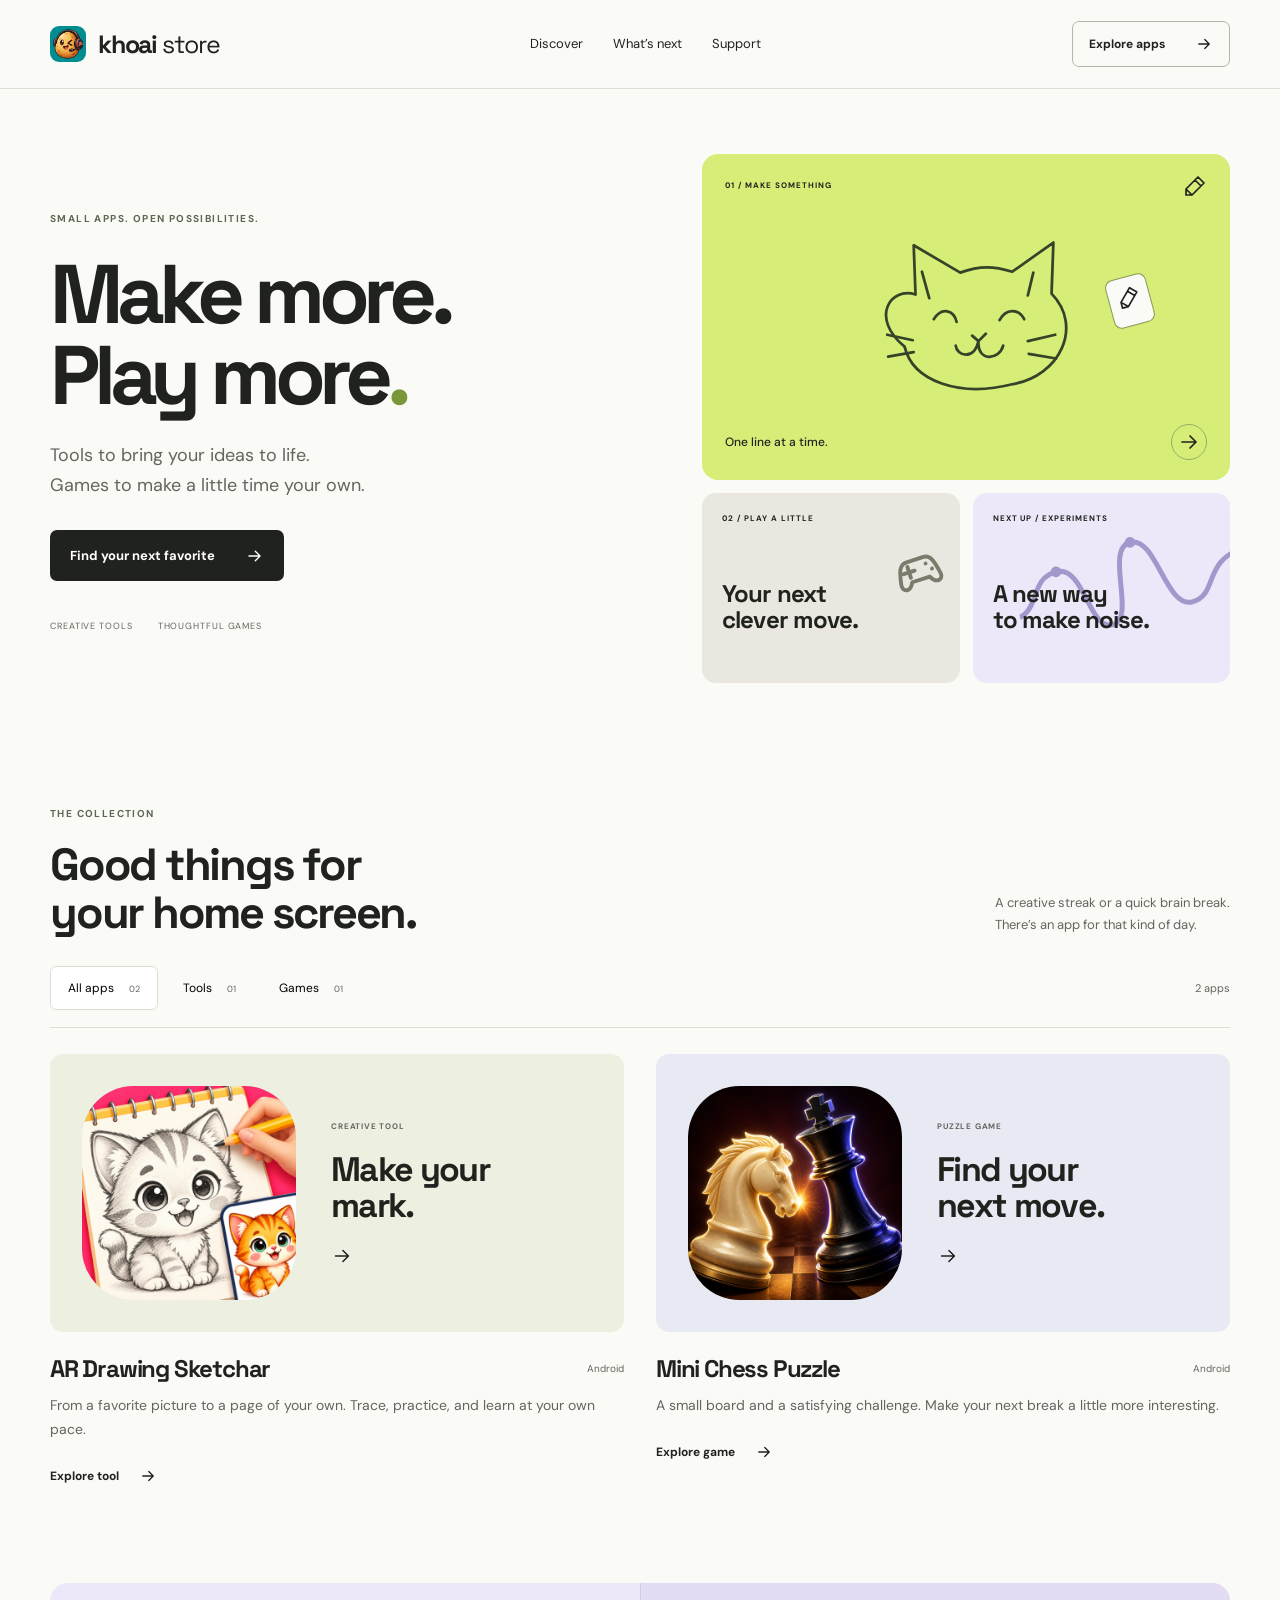
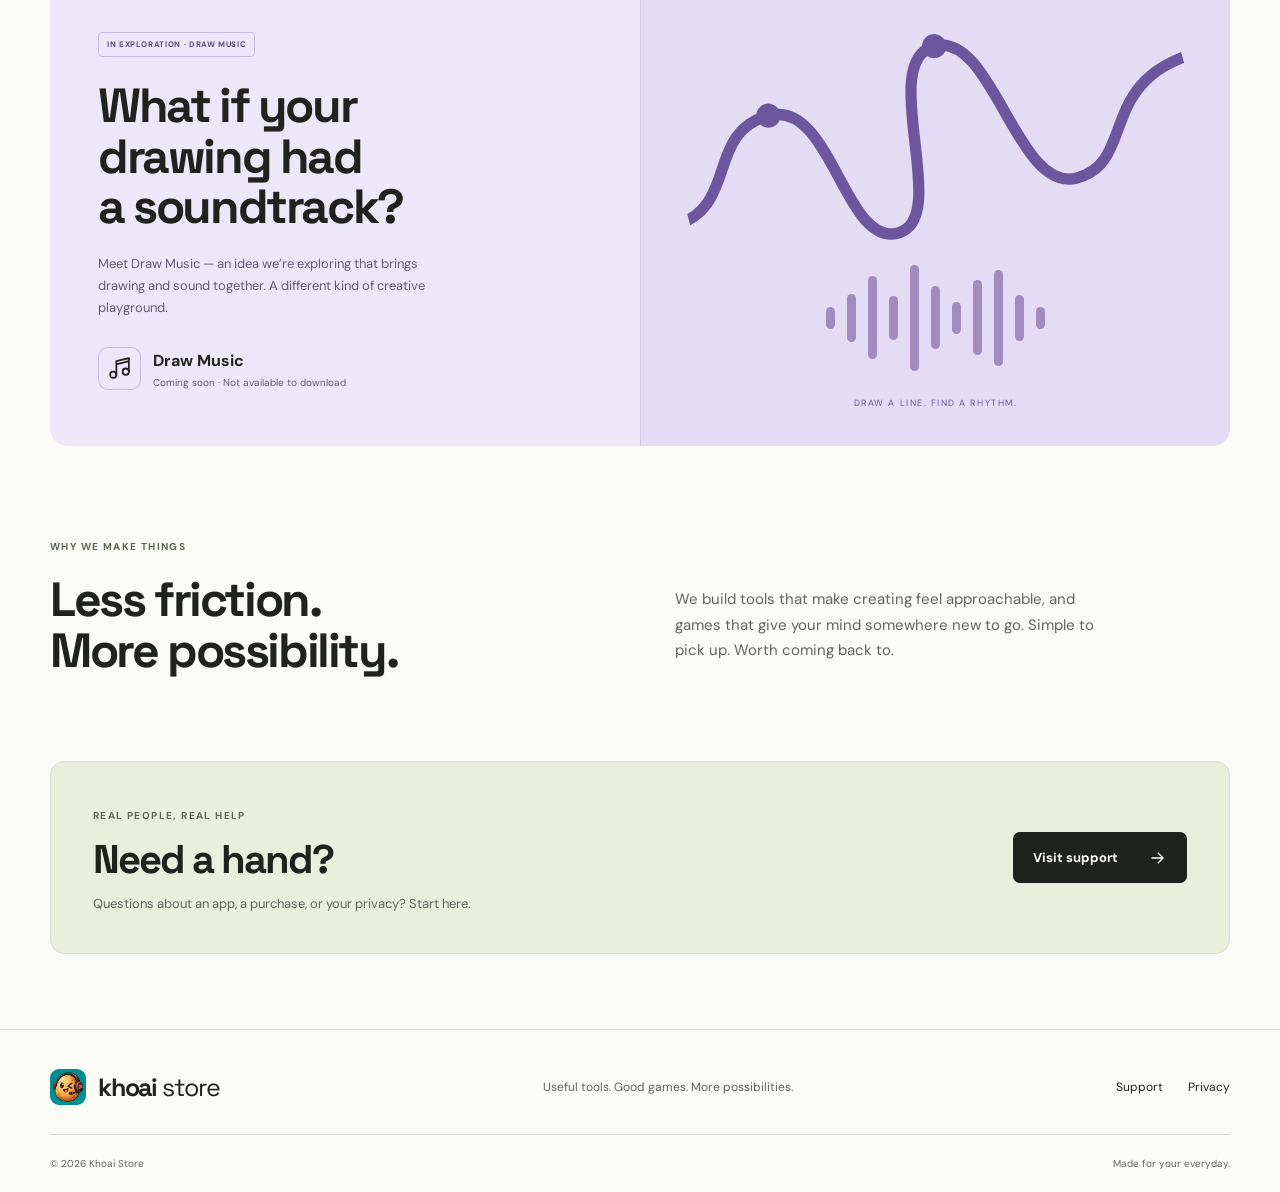
<file: index.html>
<!doctype html><html lang="en"><head><meta charset="utf-8"><meta name="viewport" content="width=device-width,initial-scale=1"><title>Tools, games & new ideas — Khoai Store</title><link rel="preconnect" href="https://fonts.googleapis.com"><link href="https://fonts.googleapis.com/css2?family=DM+Sans:wght@400;500;600;700&family=Space+Grotesk:wght@400;500;600;700&display=swap" rel="stylesheet"><link rel="stylesheet" href="store.css"><script src="store.js" defer></script><meta name="description" content="Explore creative tools and thoughtful games from Khoai Store. Discover AR Drawing Sketchar, Mini Chess Puzzle, and ideas in the works."><meta name="theme-color" content="#fafbf7"><link rel="icon" type="image/png" href="4888d496-108e-4d5f-9622-6b7479f78114.png"></head><body><header><nav class="shell"><a class="brand" href="index.html"><img class="brand-logo" src="4888d496-108e-4d5f-9622-6b7479f78114.png" width="36" height="36" alt="">khoai<span class="brand-light">store</span></a><div class="nav-links"><a href="index.html#apps">Discover</a><a href="index.html#next">What’s next</a><a href="support.html" >Support</a></div><a class="nav-action" href="index.html#apps">Explore apps <svg viewBox="0 0 24 24" fill="none" stroke="currentColor" stroke-width="1.7" stroke-linecap="round" stroke-linejoin="round" aria-hidden="true"><path d="M5 12h14m-6-6 6 6-6 6"/></svg></a></nav></header><main><section class="hero shell"><div class="hero-intro"><span class="eyebrow">SMALL APPS. OPEN POSSIBILITIES.</span><h1>Make more.<br>Play more<span class="lime-dot">.</span></h1><p>Tools to bring your ideas to life.<br>Games to make a little time your own.</p><a class="button dark" href="#apps">Find your next favorite <svg viewBox="0 0 24 24" fill="none" stroke="currentColor" stroke-width="1.7" stroke-linecap="round" stroke-linejoin="round" aria-hidden="true"><path d="M5 12h14m-6-6 6 6-6 6"/></svg></a><div class="hero-meta"><span>CREATIVE TOOLS</span><span>THOUGHTFUL GAMES</span></div></div><div class="hero-composition"><div class="creative-tile"><div class="tile-label">01 / MAKE SOMETHING <svg viewBox="0 0 24 24" fill="none" stroke="currentColor" stroke-width="1.7" stroke-linecap="round" stroke-linejoin="round" aria-hidden="true"><path d="m15 3 6 6L9 21H3v-6L15 3ZM12 6l6 6M3 15l6 6"/></svg></div><div class="drawing-demo"><svg viewBox="0 0 300 230" aria-hidden="true"><path d="M82 154c-38-31-16-66 12-57l-2-54 51 30c22-8 37-7 57-1l45-32-2 56c35 36 9 90-42 99-59 15-110-3-119-41Z"/><path d="m101 72 8 29m114-28-6 25M114 124c9-14 22-10 25 3m47-2c7-13 21-13 27-1m-57 18 7 6 8-8m-8 8c-2 23 23 21 27 5m-27-5c-5 22-24 16-25 5M91 147l-28-6m29 19-28 5m153-17 30-7m-29 21 30 5"/></svg><span class="drawing-cursor"><svg viewBox="0 0 24 24" fill="none" stroke="currentColor" stroke-width="1.7" stroke-linecap="round" stroke-linejoin="round" aria-hidden="true"><path d="m15 3 6 6L9 21H3v-6L15 3ZM12 6l6 6M3 15l6 6"/></svg></span></div><div class="tile-bottom"><span>One line at a time.</span><a href="apps/ar-drawing.html" aria-label="Discover AR Drawing"><svg viewBox="0 0 24 24" fill="none" stroke="currentColor" stroke-width="1.7" stroke-linecap="round" stroke-linejoin="round" aria-hidden="true"><path d="M5 12h14m-6-6 6 6-6 6"/></svg></a></div></div><div class="mini-tiles"><a class="chess-tile" href="apps/mini-chess-puzzle.html"><span class="tile-label">02 / PLAY A LITTLE</span><div class="chess-symbol"><svg viewBox="0 0 24 24" fill="none" stroke="currentColor" stroke-width="1.7" stroke-linecap="round" stroke-linejoin="round" aria-hidden="true"><path d="M8 8h8c3 0 4 3 5 9 .4 3-3 4-5 0H8c-2 4-5 3-5 0 1-6 2-9 5-9ZM8 10v5m-2.5-2.5h5M16 11h.01M18 14h.01"/></svg></div><strong>Your next<br>clever move.</strong></a><a class="music-tile" href="#next"><span class="tile-label">NEXT UP / EXPERIMENTS</span><svg class="wave-art" viewBox="0 0 600 270" aria-hidden="true"><path d="M-20 155C60 155 44 60 120 60S165 230 230 230 256 32 326 32s48 190 120 190 50-104 174-104" fill="none" stroke="currentColor" stroke-width="13" stroke-linecap="round"/><circle cx="120" cy="60" r="14" fill="currentColor"/><circle cx="326" cy="32" r="14" fill="currentColor"/></svg><strong>A new way<br>to make noise.</strong></a></div></div></section><section class="catalog shell" id="apps"><div class="section-head"><div><span class="eyebrow">THE COLLECTION</span><h2>Good things for<br>your home screen.</h2></div><p>A creative streak or a quick brain break.<br>There’s an app for that kind of day.</p></div><div class="toolbar"><div class="filters" role="group" aria-label="App categories"><button aria-pressed="true" class="selected" data-filter="all">All apps <span>02</span></button><button aria-pressed="false" data-filter="tools">Tools <span>01</span></button><button aria-pressed="false" data-filter="games">Games <span>01</span></button></div><span id="count" aria-live="polite">2 apps</span></div><div class="app-grid"><article class="app-card" data-category="tools"><a class="app-visual tools" href="apps/ar-drawing.html"><img src="assets/ar-drawing-icon.png" width="512" height="512" alt="AR Drawing Sketchar artwork" loading="lazy"><div><span>CREATIVE TOOL</span><strong>Make your<br>mark.</strong><svg viewBox="0 0 24 24" fill="none" stroke="currentColor" stroke-width="1.7" stroke-linecap="round" stroke-linejoin="round" aria-hidden="true"><path d="M5 12h14m-6-6 6 6-6 6"/></svg></div></a><div class="app-title"><h3><a href="apps/ar-drawing.html">AR Drawing Sketchar</a></h3><span>Android</span></div><p>From a favorite picture to a page of your own. Trace, practice, and learn at your own pace.</p><a class="text-link" href="apps/ar-drawing.html">Explore tool <svg viewBox="0 0 24 24" fill="none" stroke="currentColor" stroke-width="1.7" stroke-linecap="round" stroke-linejoin="round" aria-hidden="true"><path d="M5 12h14m-6-6 6 6-6 6"/></svg></a></article><article class="app-card" data-category="games"><a class="app-visual games" href="apps/mini-chess-puzzle.html"><img src="mini-chess-puzzle-icon.png" width="512" height="512" alt="Mini Chess Puzzle artwork" loading="lazy"><div><span>PUZZLE GAME</span><strong>Find your<br>next move.</strong><svg viewBox="0 0 24 24" fill="none" stroke="currentColor" stroke-width="1.7" stroke-linecap="round" stroke-linejoin="round" aria-hidden="true"><path d="M5 12h14m-6-6 6 6-6 6"/></svg></div></a><div class="app-title"><h3><a href="apps/mini-chess-puzzle.html">Mini Chess Puzzle</a></h3><span>Android</span></div><p>A small board and a satisfying challenge. Make your next break a little more interesting.</p><a class="text-link" href="apps/mini-chess-puzzle.html">Explore game <svg viewBox="0 0 24 24" fill="none" stroke="currentColor" stroke-width="1.7" stroke-linecap="round" stroke-linejoin="round" aria-hidden="true"><path d="M5 12h14m-6-6 6 6-6 6"/></svg></a></article></div></section><section class="next shell" id="next"><div class="next-copy"><span class="pill">IN EXPLORATION · DRAW MUSIC</span><h2>What if your<br>drawing had<br>a soundtrack?</h2><p>Meet Draw Music — an idea we’re exploring that brings drawing and sound together. A different kind of creative playground.</p><div class="next-name"><svg viewBox="0 0 24 24" fill="none" stroke="currentColor" stroke-width="1.7" stroke-linecap="round" stroke-linejoin="round" aria-hidden="true"><path d="M9 18V5l12-3v13M9 8l12-3"/><ellipse cx="6" cy="18" rx="3" ry="3"/><ellipse cx="18" cy="15" rx="3" ry="3"/></svg><span>Draw Music <small>Coming soon · Not available to download</small></span></div></div><div class="next-art"><svg class="wave-art" viewBox="0 0 600 270" aria-hidden="true"><path d="M-20 155C60 155 44 60 120 60S165 230 230 230 256 32 326 32s48 190 120 190 50-104 174-104" fill="none" stroke="currentColor" stroke-width="13" stroke-linecap="round"/><circle cx="120" cy="60" r="14" fill="currentColor"/><circle cx="326" cy="32" r="14" fill="currentColor"/></svg><div class="sound-bars" aria-hidden="true"><i style="--h:22px"></i><i style="--h:48px"></i><i style="--h:83px"></i><i style="--h:44px"></i><i style="--h:106px"></i><i style="--h:63px"></i><i style="--h:32px"></i><i style="--h:75px"></i><i style="--h:96px"></i><i style="--h:46px"></i><i style="--h:22px"></i></div><span>DRAW A LINE. FIND A RHYTHM.</span></div></section><section class="values shell"><span class="eyebrow">WHY WE MAKE THINGS</span><div><h2>Less friction.<br>More possibility.</h2><p>We build tools that make creating feel approachable, and games that give your mind somewhere new to go. Simple to pick up. Worth coming back to.</p></div></section><section class="help shell"><div><span class="eyebrow">REAL PEOPLE, REAL HELP</span><h2>Need a hand?</h2><p>Questions about an app, a purchase, or your privacy? Start here.</p></div><a class="button dark" href="support.html">Visit support <svg viewBox="0 0 24 24" fill="none" stroke="currentColor" stroke-width="1.7" stroke-linecap="round" stroke-linejoin="round" aria-hidden="true"><path d="M5 12h14m-6-6 6 6-6 6"/></svg></a></section></main><footer><div class="shell"><div class="footer-top"><a class="brand" href="index.html"><img class="brand-logo" src="4888d496-108e-4d5f-9622-6b7479f78114.png" width="36" height="36" alt="">khoai<span class="brand-light">store</span></a><p>Useful tools. Good games. More possibilities.</p><div><a href="support.html">Support</a><a href="privacy.html">Privacy</a></div></div><div class="footer-bottom"><span>© 2026 Khoai Store</span><span>Made for your everyday.</span></div></div></footer></body></html>
</file>
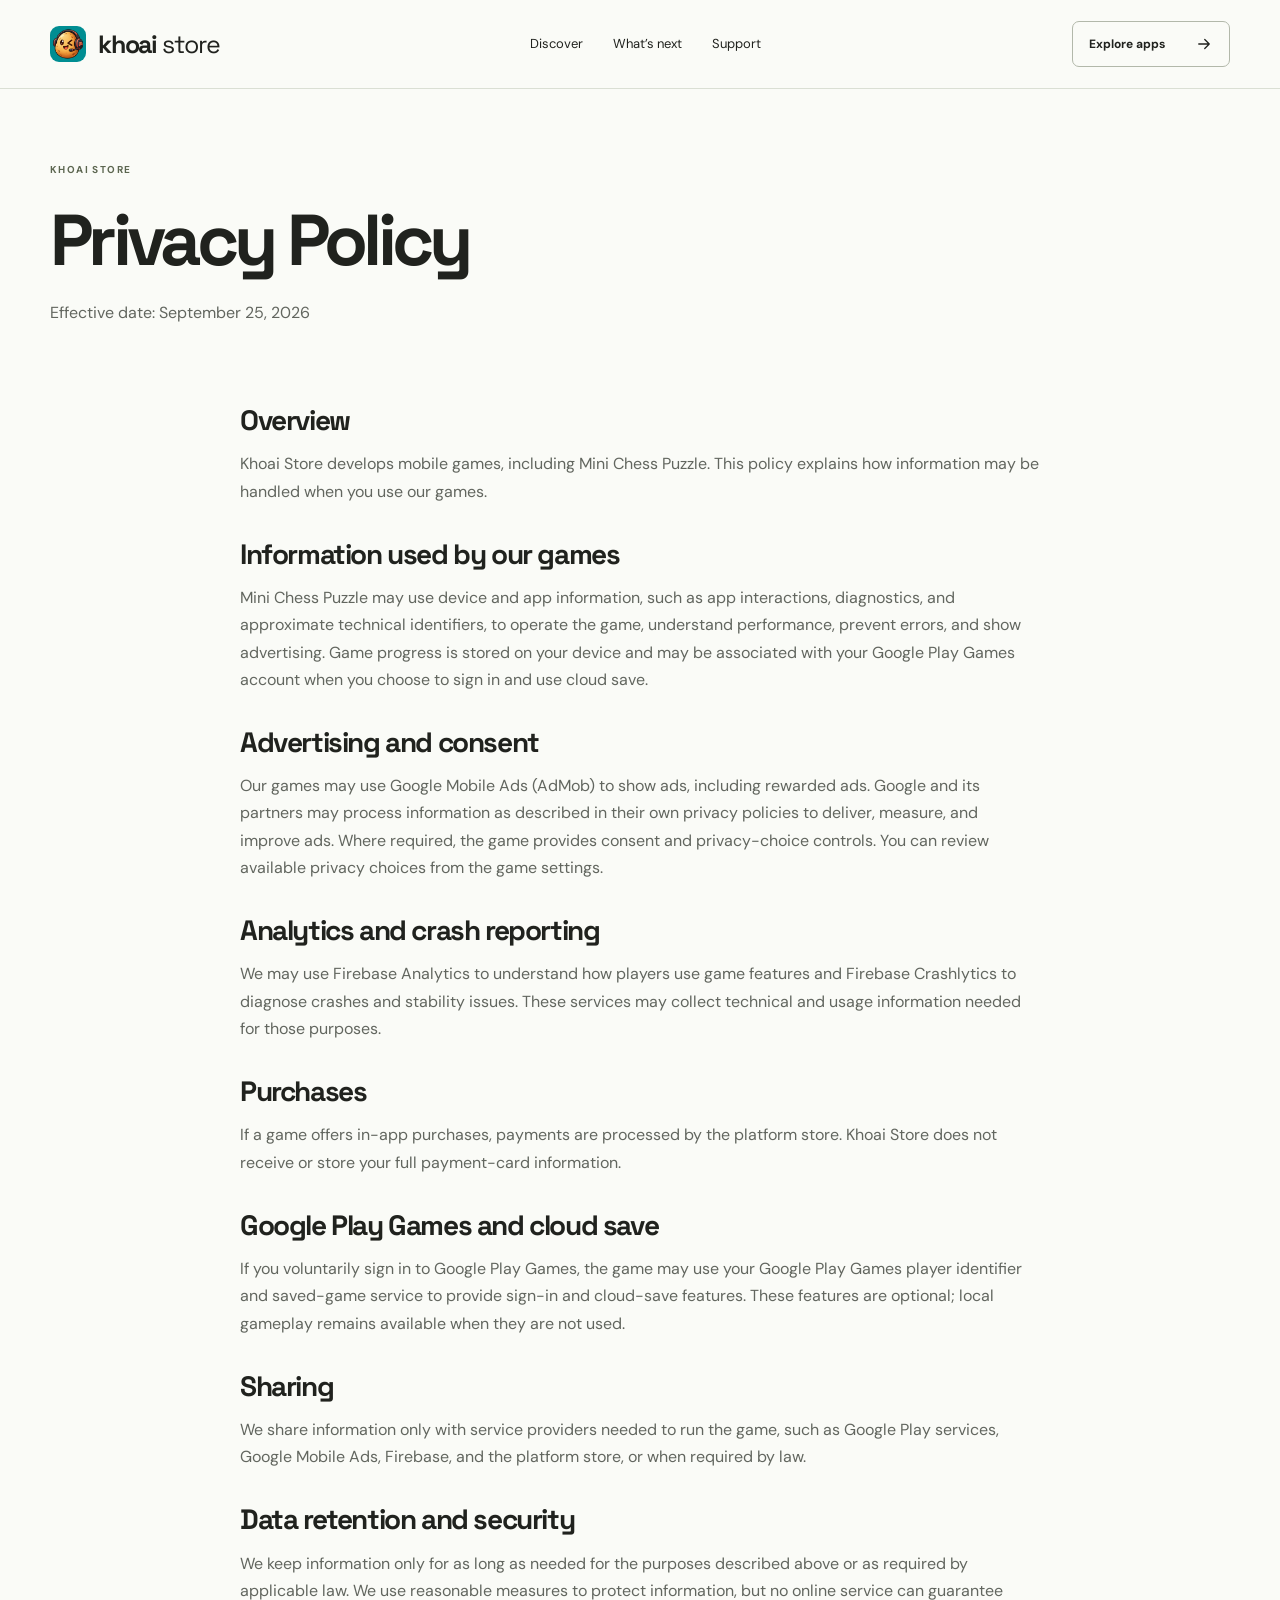
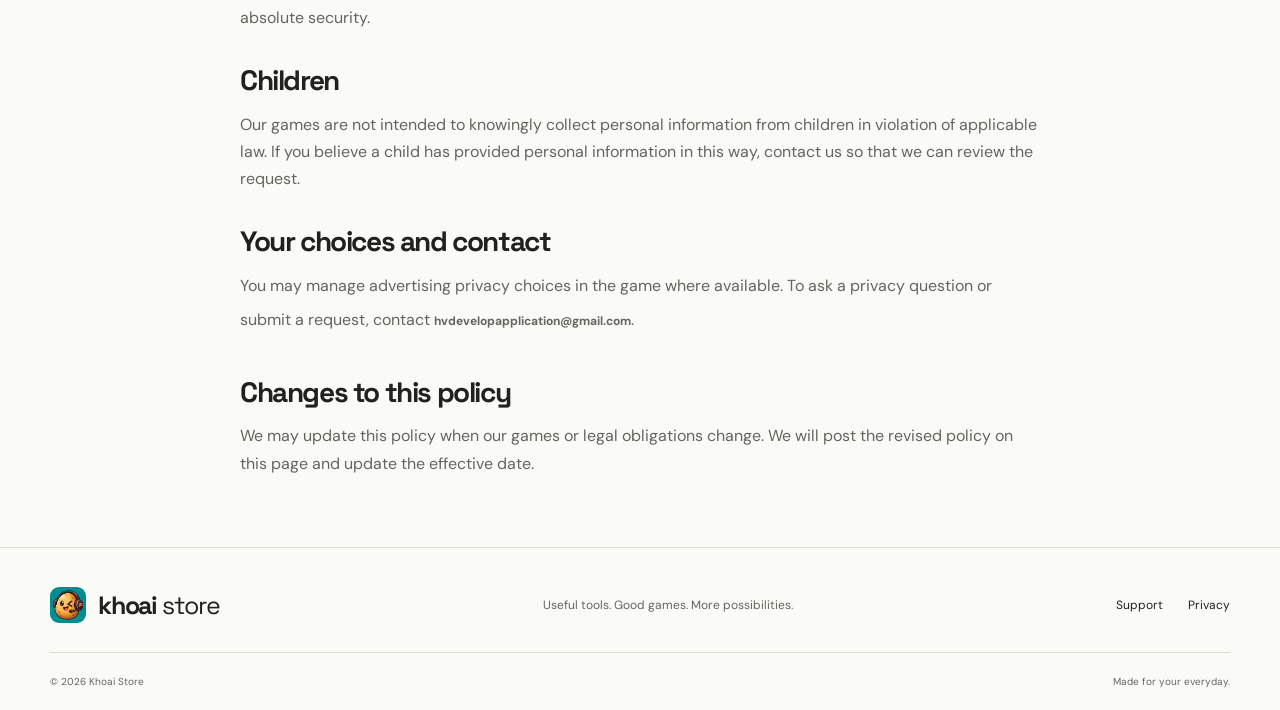
<file: privacy-policy.html>
<!doctype html><html lang="en"><head><meta charset="utf-8"><meta name="viewport" content="width=device-width,initial-scale=1"><title>Privacy Policy — Khoai Store</title><link rel="preconnect" href="https://fonts.googleapis.com"><link href="https://fonts.googleapis.com/css2?family=DM+Sans:wght@400;500;600;700&family=Space+Grotesk:wght@400;500;600;700&display=swap" rel="stylesheet"><link rel="stylesheet" href="store.css"><script src="store.js" defer></script><meta name="description" content="Khoai Store privacy policy for its mobile games including Mini Chess Puzzle."><meta name="theme-color" content="#fafbf7"><link rel="icon" type="image/png" href="4888d496-108e-4d5f-9622-6b7479f78114.png"></head><body><header><nav class="shell"><a class="brand" href="index.html"><img class="brand-logo" src="4888d496-108e-4d5f-9622-6b7479f78114.png" width="36" height="36" alt="">khoai<span class="brand-light">store</span></a><div class="nav-links"><a href="index.html#apps">Discover</a><a href="index.html#next">What’s next</a><a href="support.html" >Support</a></div><a class="nav-action" href="index.html#apps">Explore apps <svg viewBox="0 0 24 24" fill="none" stroke="currentColor" stroke-width="1.7" stroke-linecap="round" stroke-linejoin="round" aria-hidden="true"><path d="M5 12h14m-6-6 6 6-6 6"/></svg></a></nav></header><main><section class="page-intro shell"><span class="eyebrow">KHOAI STORE</span><h1>Privacy Policy</h1><p>Effective date: September 25, 2026</p></section><article class="shell policy-body"><h2>Overview</h2><p>Khoai Store develops mobile games, including Mini Chess Puzzle. This policy explains how information may be handled when you use our games.</p><h2>Information used by our games</h2><p>Mini Chess Puzzle may use device and app information, such as app interactions, diagnostics, and approximate technical identifiers, to operate the game, understand performance, prevent errors, and show advertising. Game progress is stored on your device and may be associated with your Google Play Games account when you choose to sign in and use cloud save.</p><h2>Advertising and consent</h2><p>Our games may use Google Mobile Ads (AdMob) to show ads, including rewarded ads. Google and its partners may process information as described in their own privacy policies to deliver, measure, and improve ads. Where required, the game provides consent and privacy-choice controls. You can review available privacy choices from the game settings.</p><h2>Analytics and crash reporting</h2><p>We may use Firebase Analytics to understand how players use game features and Firebase Crashlytics to diagnose crashes and stability issues. These services may collect technical and usage information needed for those purposes.</p><h2>Purchases</h2><p>If a game offers in-app purchases, payments are processed by the platform store. Khoai Store does not receive or store your full payment-card information.</p><h2>Google Play Games and cloud save</h2><p>If you voluntarily sign in to Google Play Games, the game may use your Google Play Games player identifier and saved-game service to provide sign-in and cloud-save features. These features are optional; local gameplay remains available when they are not used.</p><h2>Sharing</h2><p>We share information only with service providers needed to run the game, such as Google Play services, Google Mobile Ads, Firebase, and the platform store, or when required by law.</p><h2>Data retention and security</h2><p>We keep information only for as long as needed for the purposes described above or as required by applicable law. We use reasonable measures to protect information, but no online service can guarantee absolute security.</p><h2>Children</h2><p>Our games are not intended to knowingly collect personal information from children in violation of applicable law. If you believe a child has provided personal information in this way, contact us so that we can review the request.</p><h2>Your choices and contact</h2><p>You may manage advertising privacy choices in the game where available. To ask a privacy question or submit a request, contact <a class="text-link" href="mailto:hvdevelopapplication@gmail.com">hvdevelopapplication@gmail.com</a>.</p><h2>Changes to this policy</h2><p>We may update this policy when our games or legal obligations change. We will post the revised policy on this page and update the effective date.</p></article></main><footer><div class="shell"><div class="footer-top"><a class="brand" href="index.html"><img class="brand-logo" src="4888d496-108e-4d5f-9622-6b7479f78114.png" width="36" height="36" alt="">khoai<span class="brand-light">store</span></a><p>Useful tools. Good games. More possibilities.</p><div><a href="support.html">Support</a><a href="privacy.html">Privacy</a></div></div><div class="footer-bottom"><span>© 2026 Khoai Store</span><span>Made for your everyday.</span></div></div></footer></body></html>
</file>
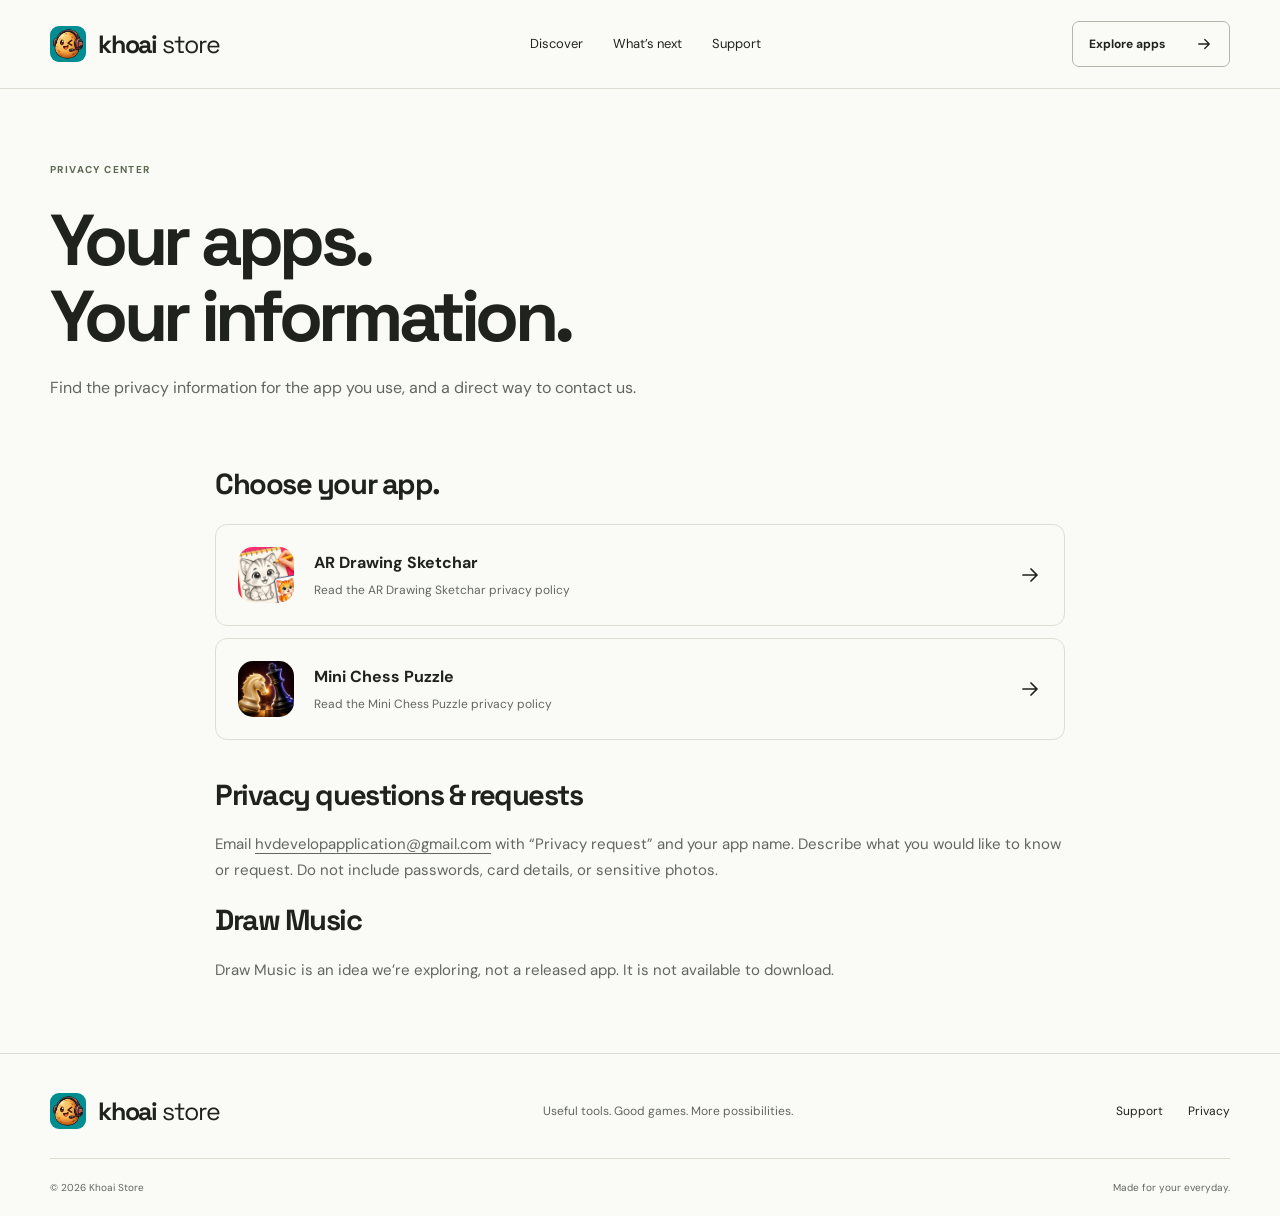
<file: privacy.html>
<!doctype html><html lang="en"><head><meta charset="utf-8"><meta name="viewport" content="width=device-width,initial-scale=1"><title>Privacy center — Khoai Store</title><link rel="preconnect" href="https://fonts.googleapis.com"><link href="https://fonts.googleapis.com/css2?family=DM+Sans:wght@400;500;600;700&family=Space+Grotesk:wght@400;500;600;700&display=swap" rel="stylesheet"><link rel="stylesheet" href="store.css"><script src="store.js" defer></script><meta name="description" content="Find app-specific privacy policies and contact Khoai Store about your information."><meta name="theme-color" content="#fafbf7"><link rel="icon" type="image/png" href="4888d496-108e-4d5f-9622-6b7479f78114.png"></head><body><header><nav class="shell"><a class="brand" href="index.html"><img class="brand-logo" src="4888d496-108e-4d5f-9622-6b7479f78114.png" width="36" height="36" alt="">khoai<span class="brand-light">store</span></a><div class="nav-links"><a href="index.html#apps">Discover</a><a href="index.html#next">What’s next</a><a href="support.html" >Support</a></div><a class="nav-action" href="index.html#apps">Explore apps <svg viewBox="0 0 24 24" fill="none" stroke="currentColor" stroke-width="1.7" stroke-linecap="round" stroke-linejoin="round" aria-hidden="true"><path d="M5 12h14m-6-6 6 6-6 6"/></svg></a></nav></header><main><section class="page-intro shell"><span class="eyebrow">PRIVACY CENTER</span><h1>Your apps.<br>Your information.</h1><p>Find the privacy information for the app you use, and a direct way to contact us.</p></section><section class="shell privacy-content"><h2>Choose your app.</h2><div class="policy-list"><a href="https://hoangvietonline.github.io/Ar_Drawing_Privacy_Policy/" target="_blank" rel="noopener noreferrer"><img src="assets/ar-drawing-icon.png" width="56" height="56" alt=""><span><strong>AR Drawing Sketchar</strong><small>Read the AR Drawing Sketchar privacy policy</small></span><svg viewBox="0 0 24 24" fill="none" stroke="currentColor" stroke-width="1.7" stroke-linecap="round" stroke-linejoin="round" aria-hidden="true"><path d="M5 12h14m-6-6 6 6-6 6"/></svg></a><a href="privacy-policy.html"><img src="mini-chess-puzzle-icon.png" width="56" height="56" alt=""><span><strong>Mini Chess Puzzle</strong><small>Read the Mini Chess Puzzle privacy policy</small></span><svg viewBox="0 0 24 24" fill="none" stroke="currentColor" stroke-width="1.7" stroke-linecap="round" stroke-linejoin="round" aria-hidden="true"><path d="M5 12h14m-6-6 6 6-6 6"/></svg></a></div><h2>Privacy questions & requests</h2><p>Email <a href="mailto:hvdevelopapplication@gmail.com?subject=Privacy%20request">hvdevelopapplication@gmail.com</a> with “Privacy request” and your app name. Describe what you would like to know or request. Do not include passwords, card details, or sensitive photos.</p><h2>Draw Music</h2><p>Draw Music is an idea we’re exploring, not a released app. It is not available to download.</p></section></main><footer><div class="shell"><div class="footer-top"><a class="brand" href="index.html"><img class="brand-logo" src="4888d496-108e-4d5f-9622-6b7479f78114.png" width="36" height="36" alt="">khoai<span class="brand-light">store</span></a><p>Useful tools. Good games. More possibilities.</p><div><a href="support.html">Support</a><a href="privacy.html">Privacy</a></div></div><div class="footer-bottom"><span>© 2026 Khoai Store</span><span>Made for your everyday.</span></div></div></footer></body></html>
</file>
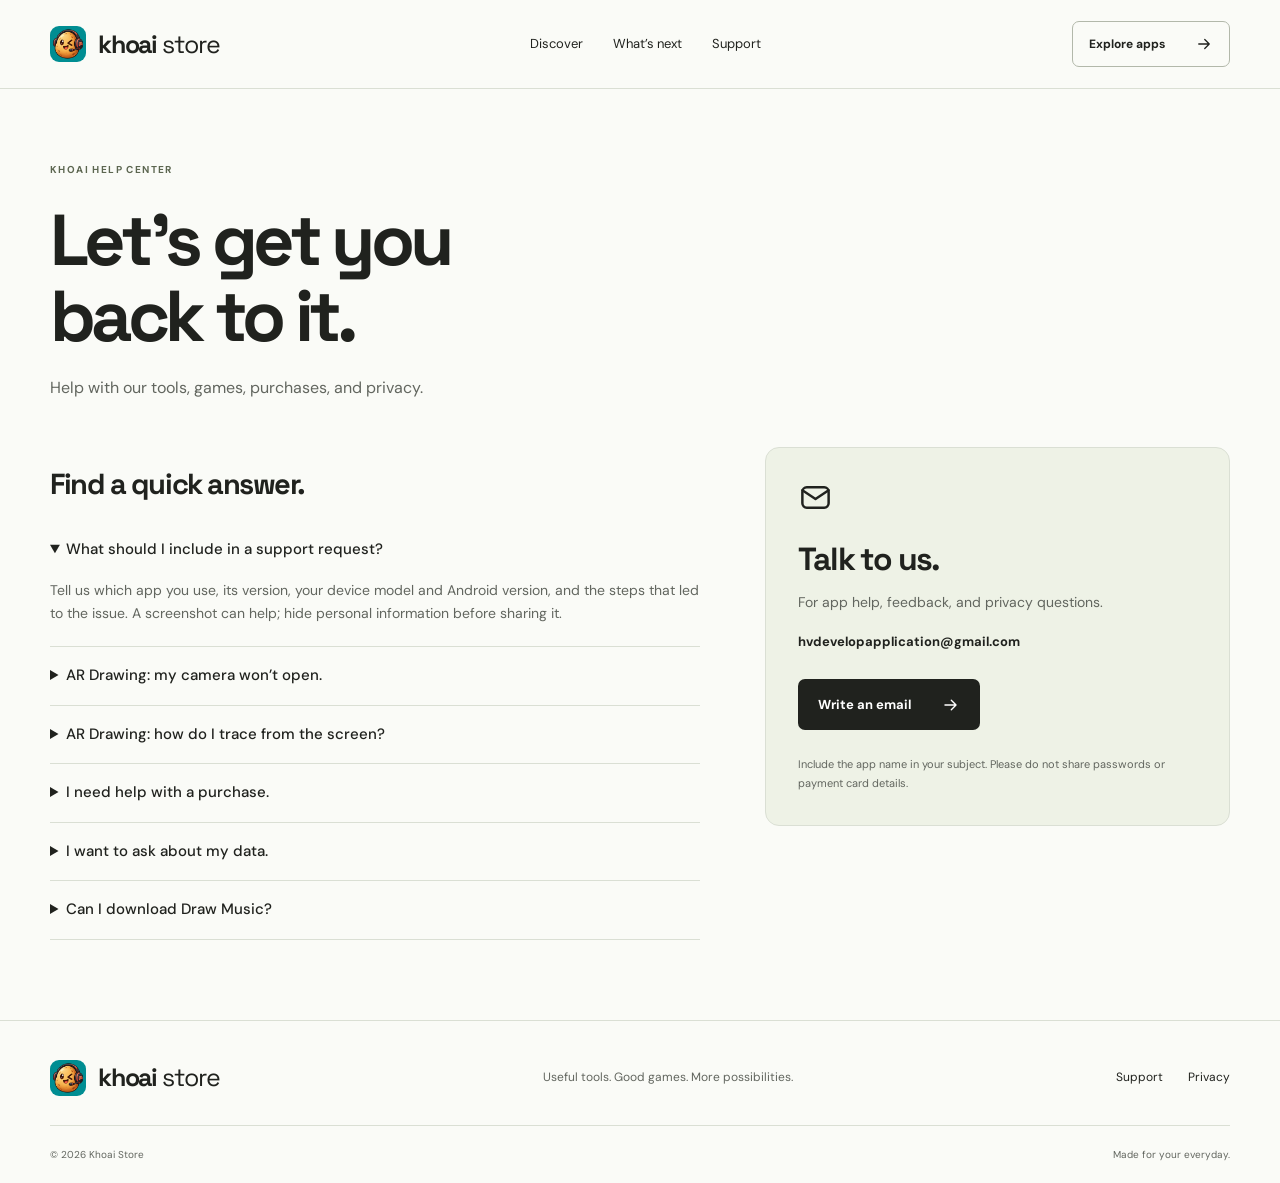
<file: support.html>
<!doctype html><html lang="en"><head><meta charset="utf-8"><meta name="viewport" content="width=device-width,initial-scale=1"><title>Support — Khoai Store</title><link rel="preconnect" href="https://fonts.googleapis.com"><link href="https://fonts.googleapis.com/css2?family=DM+Sans:wght@400;500;600;700&family=Space+Grotesk:wght@400;500;600;700&display=swap" rel="stylesheet"><link rel="stylesheet" href="store.css"><script src="store.js" defer></script><meta name="description" content="Get help with Khoai Store tools and games, drawing setup, purchases and privacy questions."><meta name="theme-color" content="#fafbf7"><link rel="icon" type="image/png" href="4888d496-108e-4d5f-9622-6b7479f78114.png"></head><body><header><nav class="shell"><a class="brand" href="index.html"><img class="brand-logo" src="4888d496-108e-4d5f-9622-6b7479f78114.png" width="36" height="36" alt="">khoai<span class="brand-light">store</span></a><div class="nav-links"><a href="index.html#apps">Discover</a><a href="index.html#next">What’s next</a><a href="support.html" aria-current="page">Support</a></div><a class="nav-action" href="index.html#apps">Explore apps <svg viewBox="0 0 24 24" fill="none" stroke="currentColor" stroke-width="1.7" stroke-linecap="round" stroke-linejoin="round" aria-hidden="true"><path d="M5 12h14m-6-6 6 6-6 6"/></svg></a></nav></header><main><section class="page-intro shell"><span class="eyebrow">KHOAI HELP CENTER</span><h1>Let’s get you<br>back to it.</h1><p>Help with our tools, games, purchases, and privacy.</p></section><section class="support-grid shell"><div class="support-main"><h2>Find a quick answer.</h2><details open><summary>What should I include in a support request?</summary><p>Tell us which app you use, its version, your device model and Android version, and the steps that led to the issue. A screenshot can help; hide personal information before sharing it.</p></details><details><summary>AR Drawing: my camera won’t open.</summary><p>Allow camera access for the app in Android Settings, close other apps using the camera, then reopen AR Drawing. If it still fails, send us your device details.</p></details><details><summary>AR Drawing: how do I trace from the screen?</summary><p>Place thin paper over the lit screen. Adjust brightness and opacity, then lock the template to keep it still while you trace gently.</p></details><details><summary>I need help with a purchase.</summary><p>Contact us with the app name and Google Play order ID if available. Never send card details or passwords. Manage subscription renewal through Google Play.</p></details><details><summary>I want to ask about my data.</summary><p>Visit the <a href="privacy.html">Privacy center</a>, select your app, or email us with “Privacy request” in the subject. Include the app name and the kind of request.</p></details><details><summary>Can I download Draw Music?</summary><p>Draw Music is an idea we’re exploring. It is not available to download.</p></details></div><aside class="contact-card"><svg viewBox="0 0 24 24" fill="none" stroke="currentColor" stroke-width="1.7" stroke-linecap="round" stroke-linejoin="round" aria-hidden="true"><rect x="3" y="5" width="18" height="14" rx="3"/><path d="m3 7 9 6 9-6"/></svg><h2>Talk to us.</h2><p>For app help, feedback, and privacy questions.</p><a class="text-link email" href="mailto:hvdevelopapplication@gmail.com">hvdevelopapplication@gmail.com</a><a class="button dark" href="mailto:hvdevelopapplication@gmail.com?subject=Khoai%20Store%20Support">Write an email <svg viewBox="0 0 24 24" fill="none" stroke="currentColor" stroke-width="1.7" stroke-linecap="round" stroke-linejoin="round" aria-hidden="true"><path d="M5 12h14m-6-6 6 6-6 6"/></svg></a><p class="small">Include the app name in your subject. Please do not share passwords or payment card details.</p></aside></section></main><footer><div class="shell"><div class="footer-top"><a class="brand" href="index.html"><img class="brand-logo" src="4888d496-108e-4d5f-9622-6b7479f78114.png" width="36" height="36" alt="">khoai<span class="brand-light">store</span></a><p>Useful tools. Good games. More possibilities.</p><div><a href="support.html">Support</a><a href="privacy.html">Privacy</a></div></div><div class="footer-bottom"><span>© 2026 Khoai Store</span><span>Made for your everyday.</span></div></div></footer></body></html>
</file>
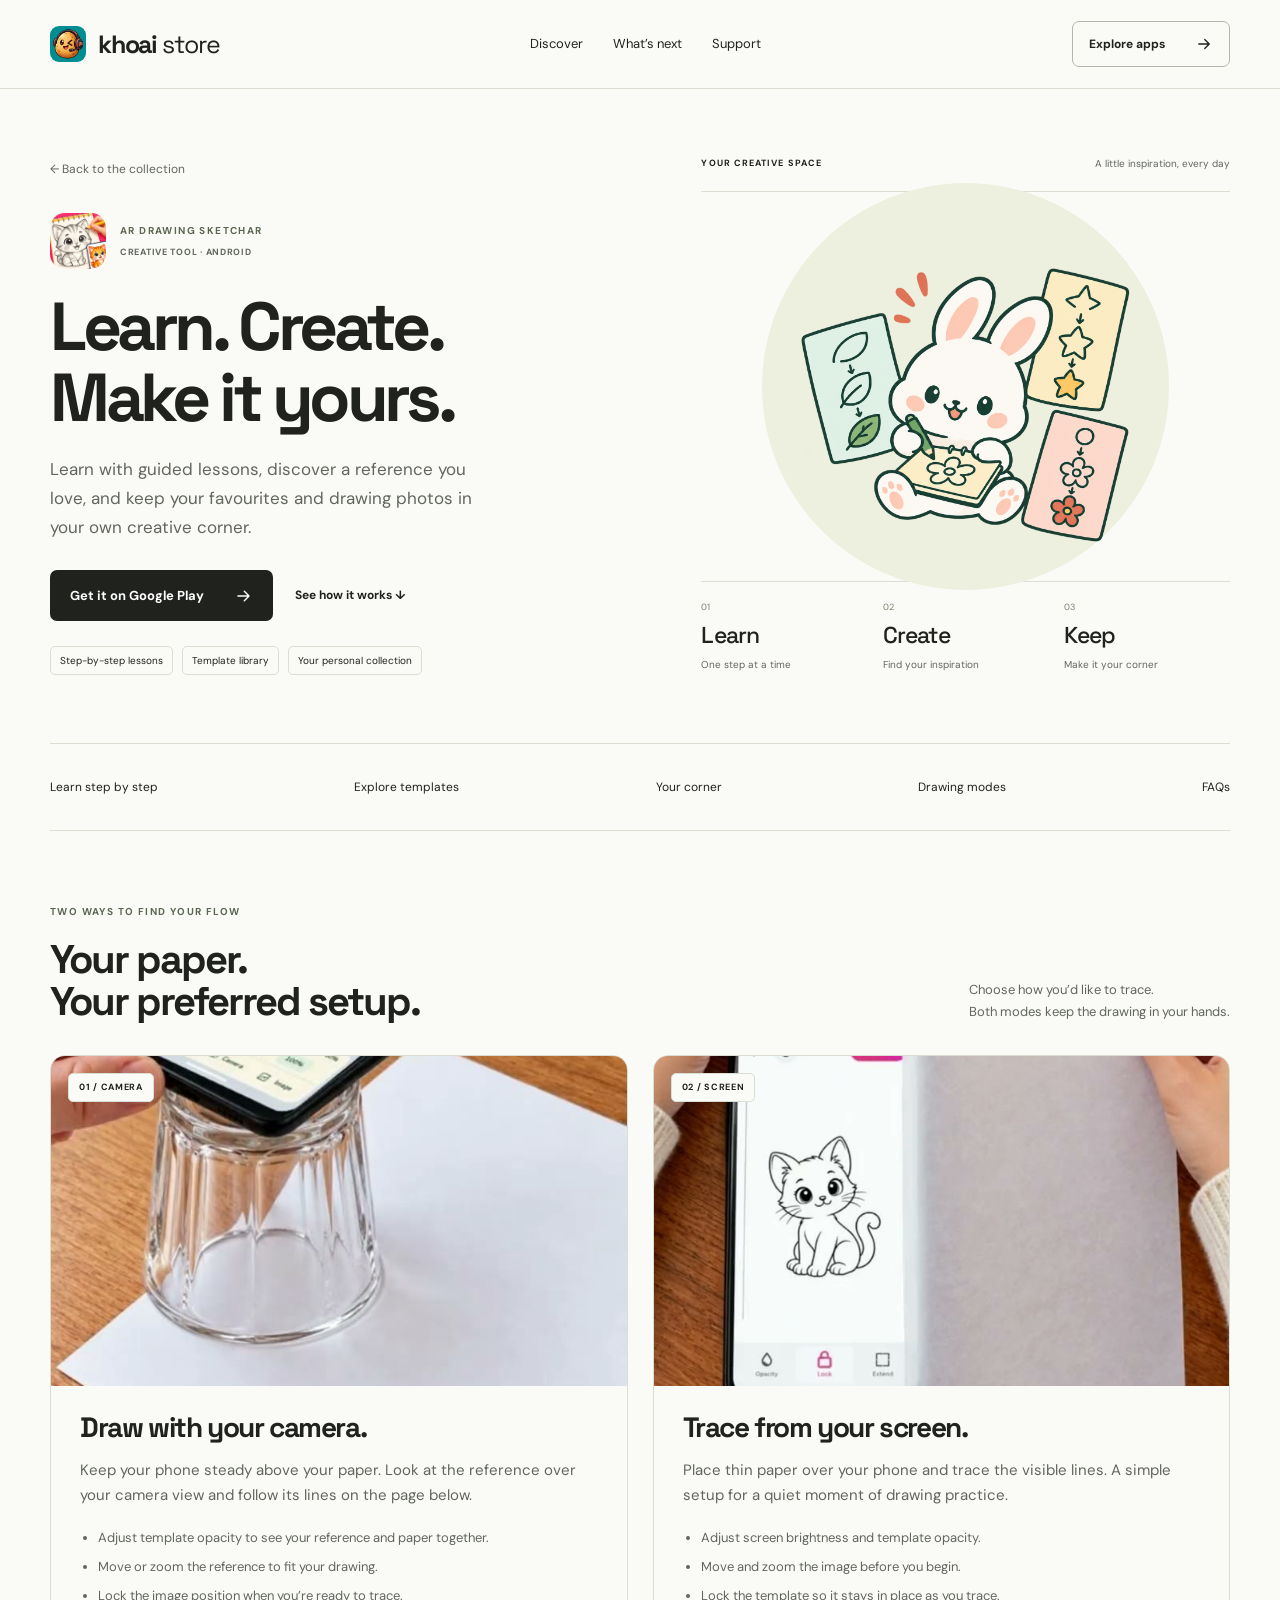
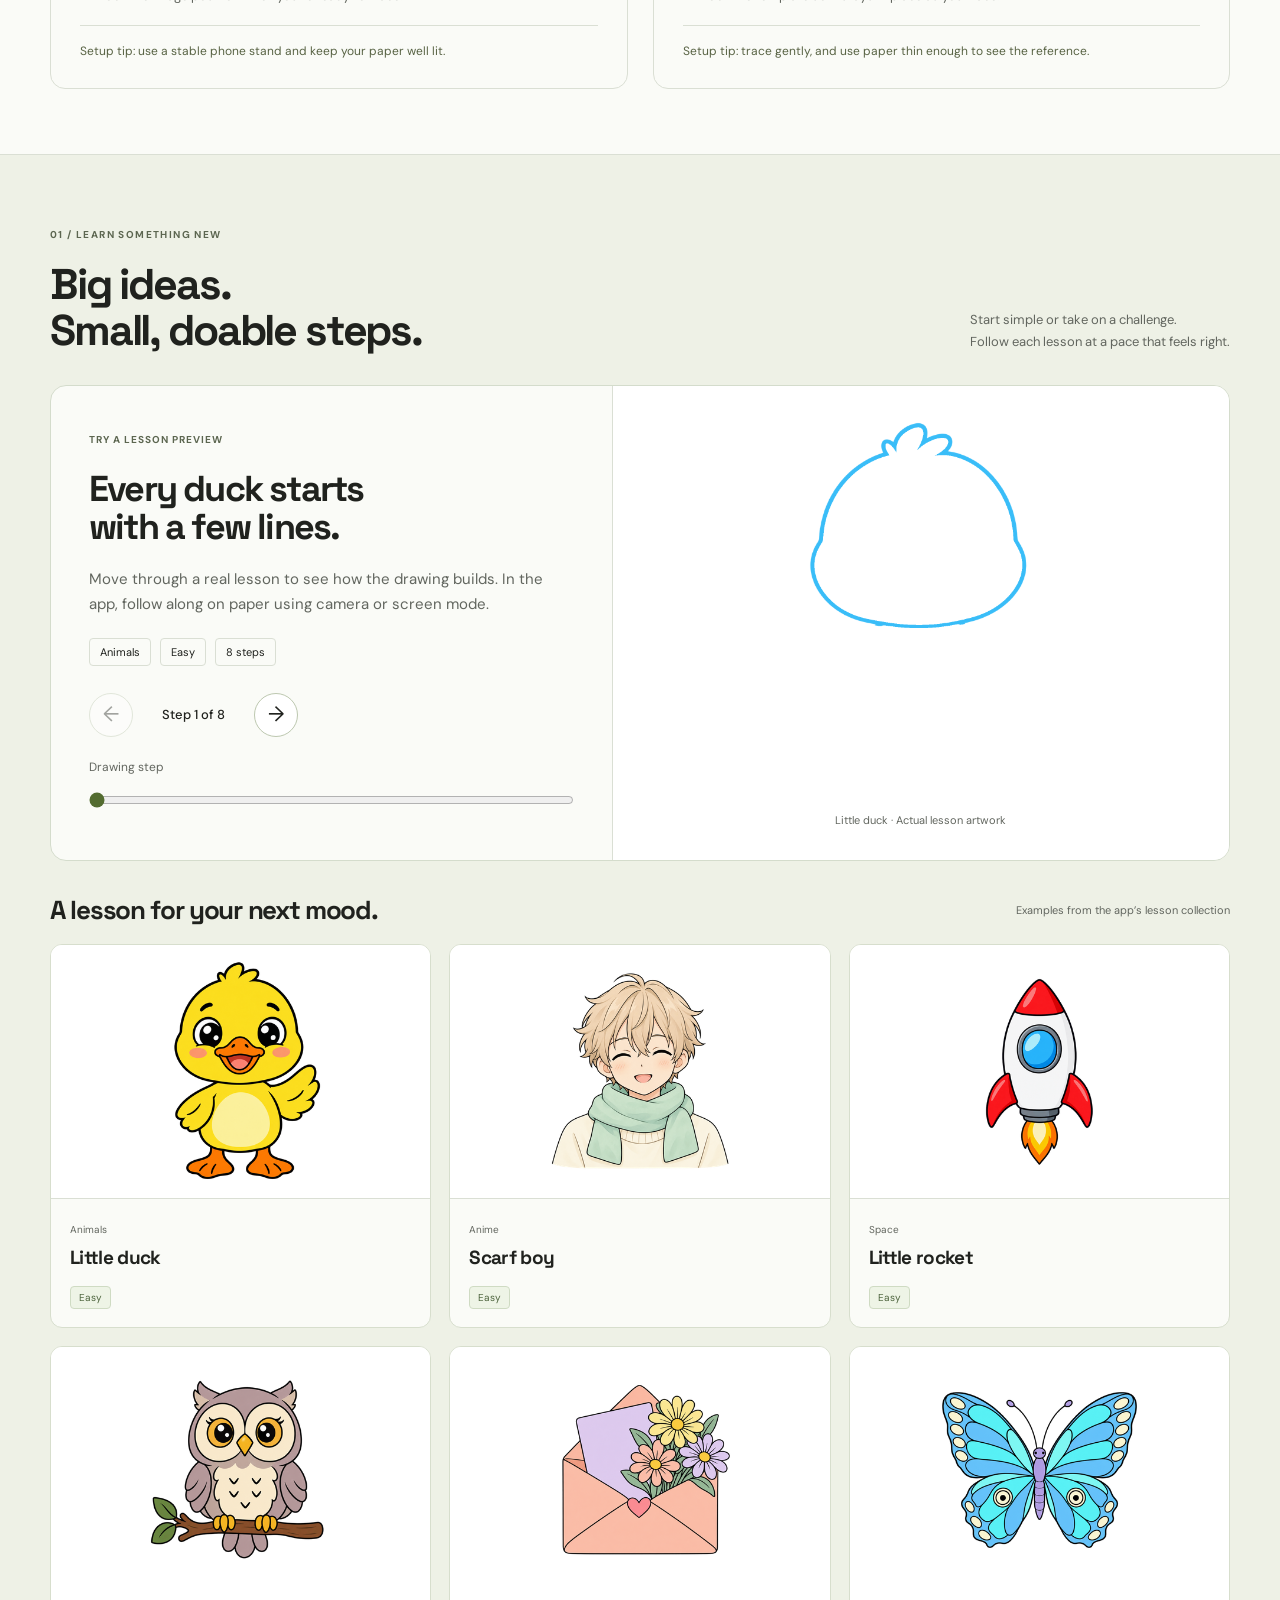
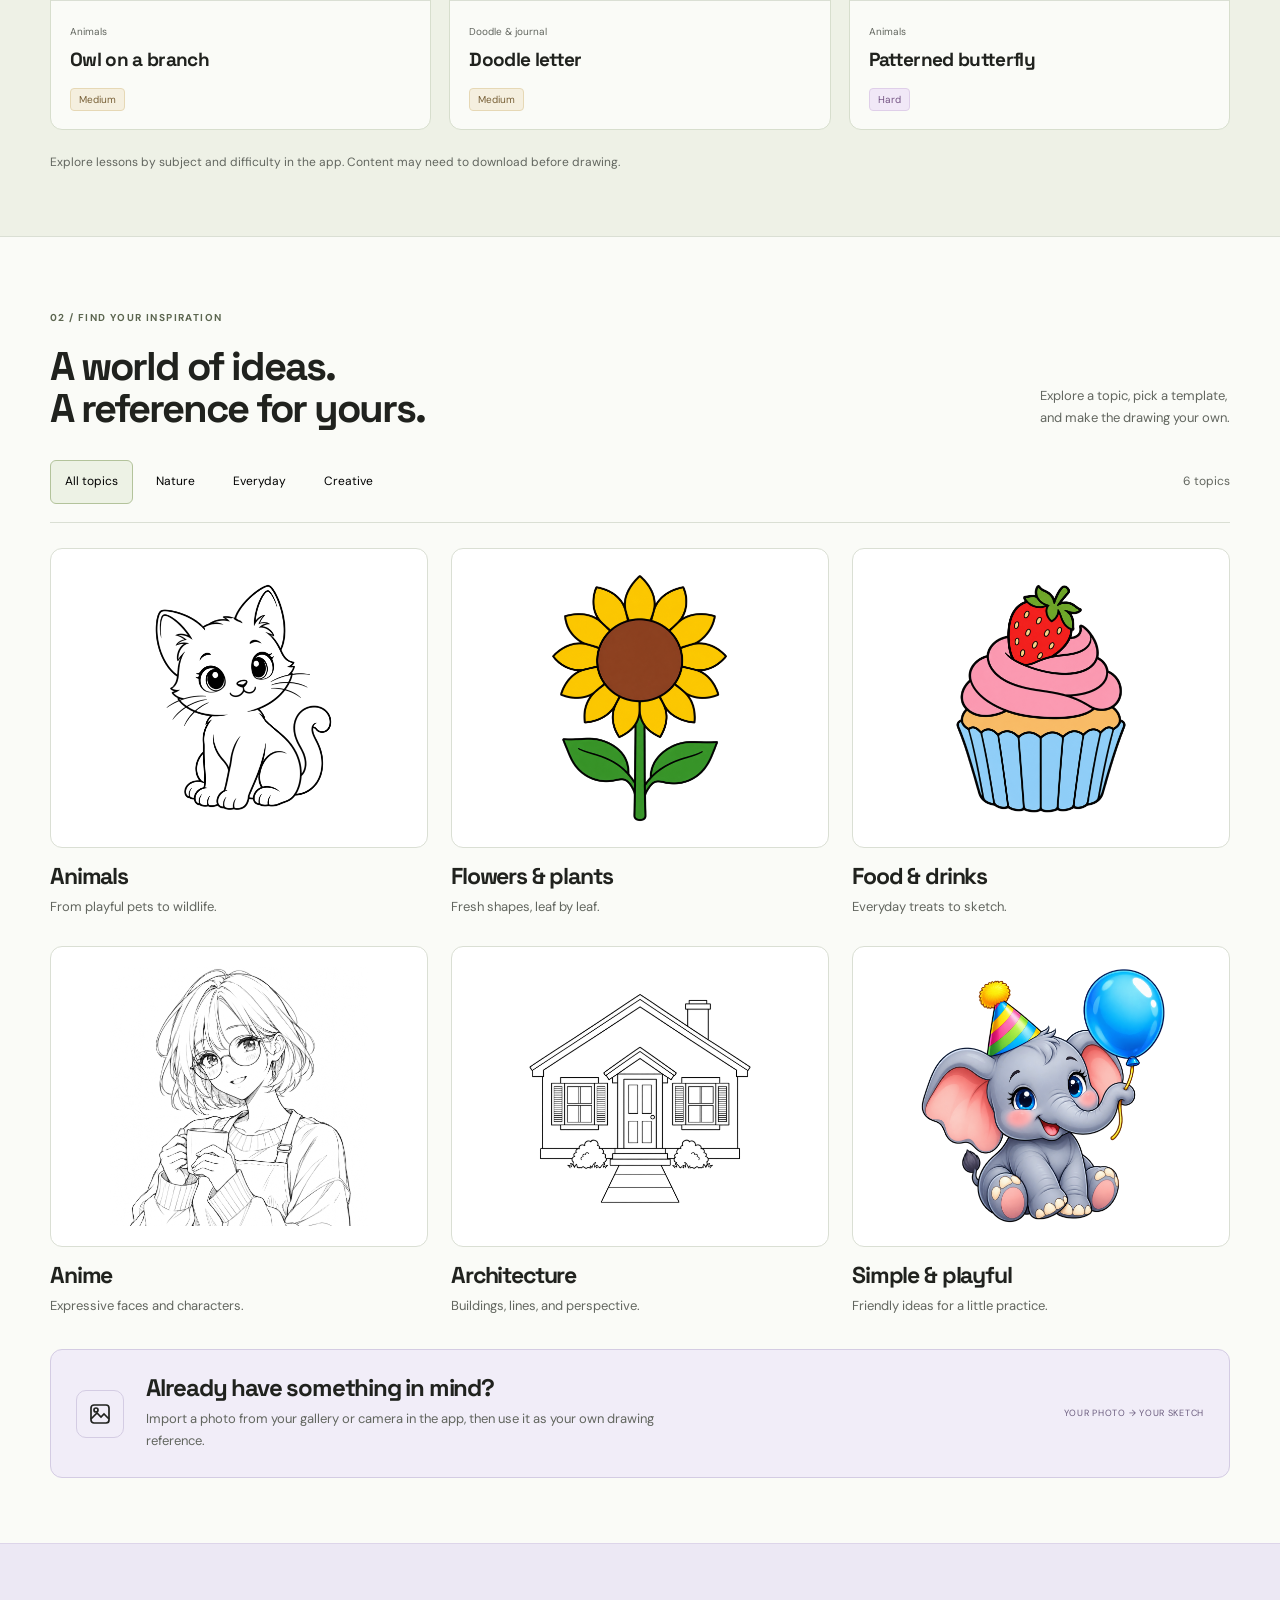
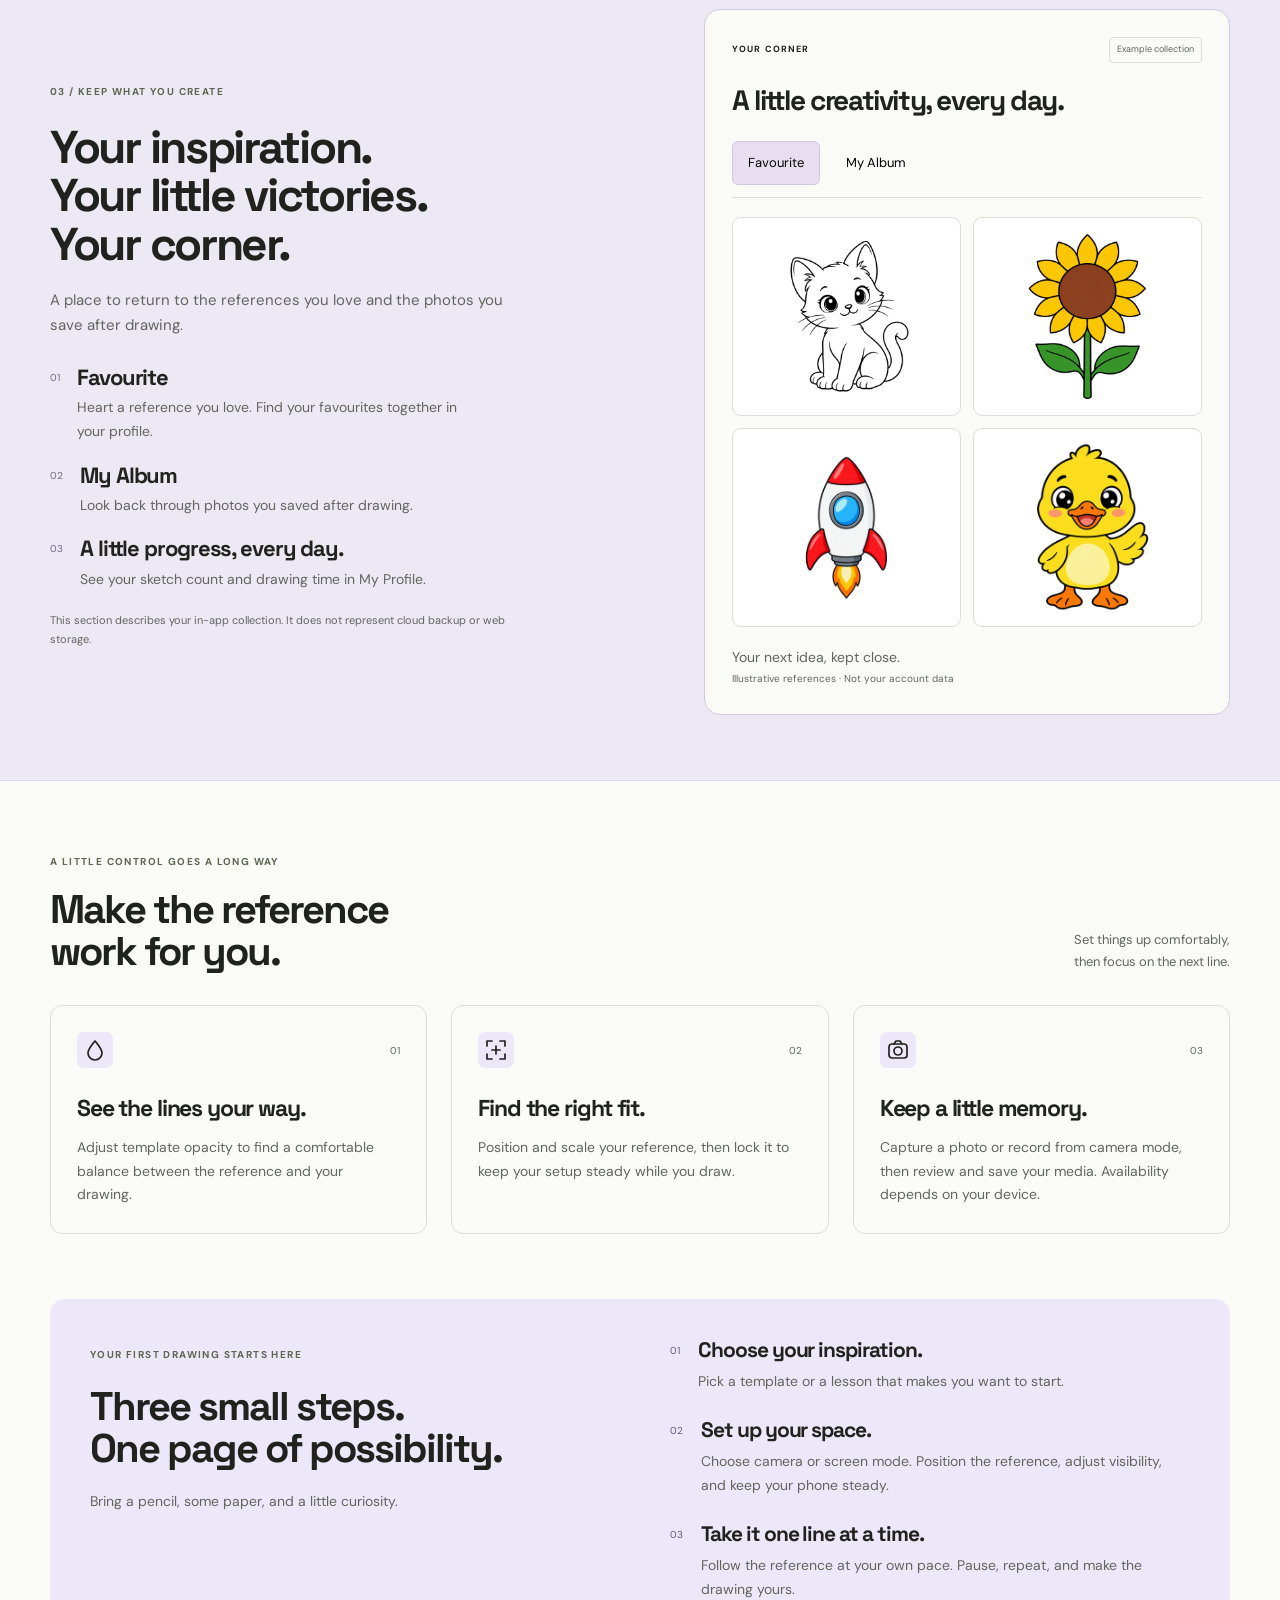
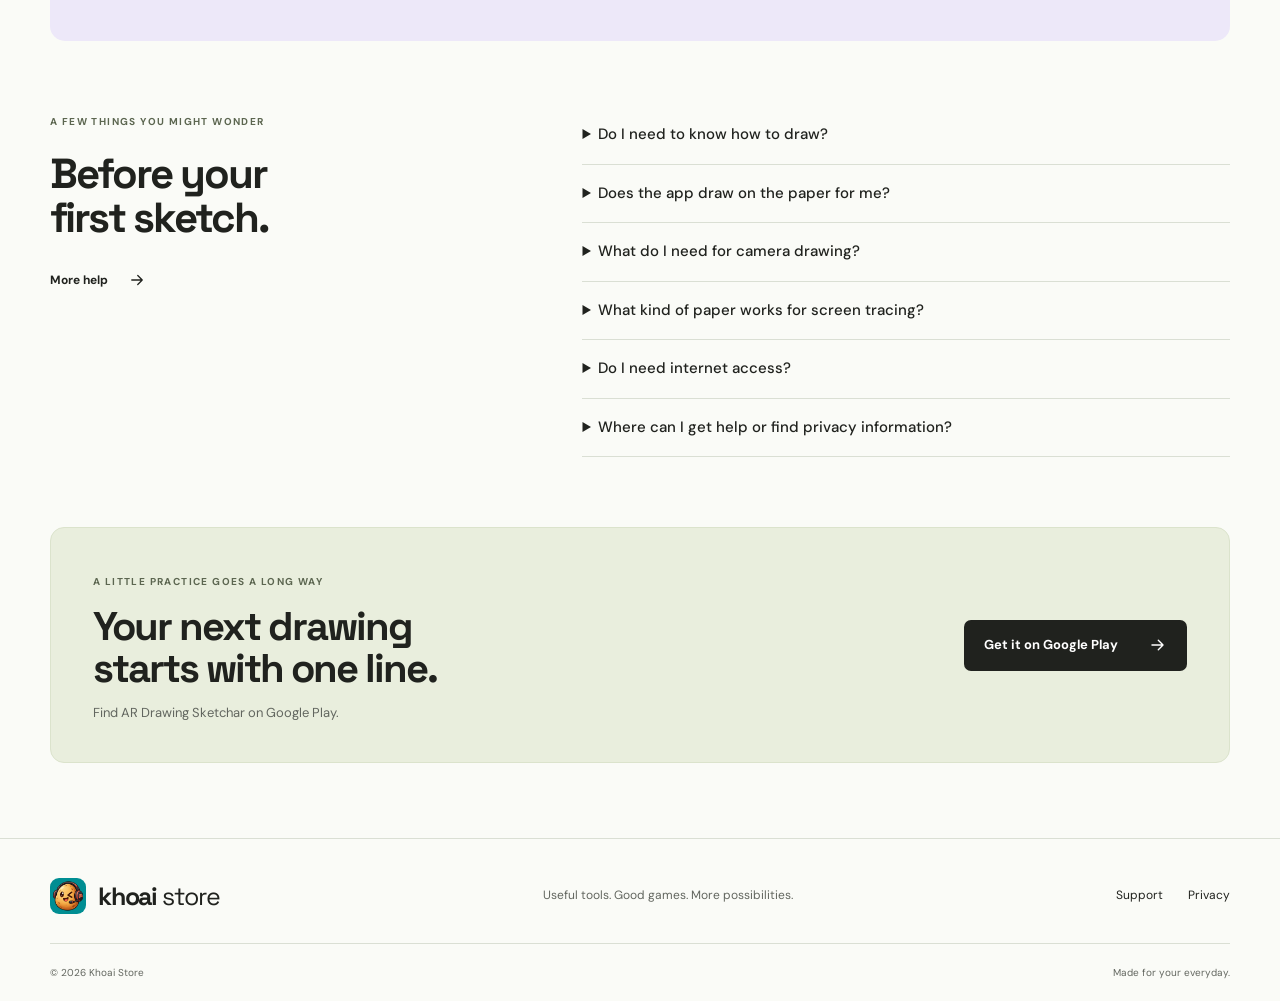
<file: apps/ar-drawing.html>
<!doctype html><html lang="en"><head><meta charset="utf-8"><meta name="viewport" content="width=device-width,initial-scale=1"><title>AR Drawing Sketchar — Khoai Store</title><link rel="preconnect" href="https://fonts.googleapis.com"><link href="https://fonts.googleapis.com/css2?family=DM+Sans:wght@400;500;600;700&family=Space+Grotesk:wght@400;500;600;700&display=swap" rel="stylesheet"><link rel="stylesheet" href="../store.css"><script src="../store.js" defer></script><script src="../drawing-studio.js" defer></script><meta name="description" content="Explore AR Drawing Sketchar: camera drawing, screen tracing, guided lessons, a template library, favourites and your drawing album."><meta name="theme-color" content="#fafbf7"><link rel="icon" type="image/png" href="../4888d496-108e-4d5f-9622-6b7479f78114.png"></head><body><header><nav class="shell"><a class="brand" href="../index.html"><img class="brand-logo" src="../4888d496-108e-4d5f-9622-6b7479f78114.png" width="36" height="36" alt="">khoai<span class="brand-light">store</span></a><div class="nav-links"><a href="../index.html#apps">Discover</a><a href="../index.html#next">What’s next</a><a href="../support.html" >Support</a></div><a class="nav-action" href="../index.html#apps">Explore apps <svg viewBox="0 0 24 24" fill="none" stroke="currentColor" stroke-width="1.7" stroke-linecap="round" stroke-linejoin="round" aria-hidden="true"><path d="M5 12h14m-6-6 6 6-6 6"/></svg></a></nav></header><main><section class="ar-hero shell"><div><a class="ar-back" href="../index.html#apps">← Back to the collection</a><div class="ar-app-heading"><img src="../assets/ar-drawing-icon.png" width="56" height="56" alt=""><span class="eyebrow">AR DRAWING SKETCHAR<br><span class="ar-platform">CREATIVE TOOL · ANDROID</span></span></div><h1>Learn. Create.<br>Make it yours.</h1><p>Learn with guided lessons, discover a reference you love, and keep your favourites and drawing photos in your own creative corner.</p><div class="ar-actions"><a class="button dark" href="https://play.google.com/store/apps/details?id=com.khoaidev.ardrawingsketchar" target="_blank" rel="noopener noreferrer">Get it on Google Play <svg viewBox="0 0 24 24" fill="none" stroke="currentColor" stroke-width="1.7" stroke-linecap="round" stroke-linejoin="round" aria-hidden="true"><path d="M5 12h14m-6-6 6 6-6 6"/></svg></a><a class="text-link" href="#drawing-modes">See how it works ↓</a></div><div class="ar-hero-tags"><span>Step-by-step lessons</span><span>Template library</span><span>Your personal collection</span></div></div><div class="ar-studio-visual"><div class="ar-studio-topline"><span>YOUR CREATIVE SPACE</span><span class="ar-studio-indicator">A little inspiration, every day</span></div><div class="ar-studio-art"><span class="ar-studio-circle" aria-hidden="true"></span><img src="../assets/studio/creative-bunny.webp" width="1312" height="1248" alt="A bunny drawing in a notebook, surrounded by simple step-by-step shapes"></div><div class="ar-studio-shortcuts"><a href="#lessons"><span>01</span><strong>Learn</strong><small>One step at a time</small></a><a href="#templates"><span>02</span><strong>Create</strong><small>Find your inspiration</small></a><a href="#your-corner"><span>03</span><strong>Keep</strong><small>Make it your corner</small></a></div></div></section>
<nav class="ar-section-nav shell" aria-label="On this page"><a href="#lessons">Learn step by step</a><a href="#templates">Explore templates</a><a href="#your-corner">Your corner</a><a href="#drawing-modes">Drawing modes</a><a href="#drawing-faq">FAQs</a></nav>
<section class="ar-section shell" id="drawing-modes"><div class="section-head"><div><span class="eyebrow">TWO WAYS TO FIND YOUR FLOW</span><h2>Your paper.<br>Your preferred setup.</h2></div><p>Choose how you’d like to trace.<br>Both modes keep the drawing in your hands.</p></div><div class="ar-modes"><article class="ar-mode"><div class="ar-mode-image"><img src="../assets/ar-drawing-camera-guide.jpg" width="720" height="1280" alt="A steady phone camera positioned over a drawing on paper" loading="lazy"><span>01 / CAMERA</span></div><div class="ar-mode-copy"><h3>Draw with your camera.</h3><p>Keep your phone steady above your paper. Look at the reference over your camera view and follow its lines on the page below.</p><ul><li>Adjust template opacity to see your reference and paper together.</li><li>Move or zoom the reference to fit your drawing.</li><li>Lock the image position when you’re ready to trace.</li></ul><span class="ar-tip">Setup tip: use a stable phone stand and keep your paper well lit.</span></div></article><article class="ar-mode"><div class="ar-mode-image screen"><img src="../assets/ar-drawing-screen-guide.jpg" width="720" height="1280" alt="Tracing a cat reference from the phone screen onto thin paper" loading="lazy"><span>02 / SCREEN</span></div><div class="ar-mode-copy"><h3>Trace from your screen.</h3><p>Place thin paper over your phone and trace the visible lines. A simple setup for a quiet moment of drawing practice.</p><ul><li>Adjust screen brightness and template opacity.</li><li>Move and zoom the image before you begin.</li><li>Lock the template so it stays in place as you trace.</li></ul><span class="ar-tip">Setup tip: trace gently, and use paper thin enough to see the reference.</span></div></article></div></section>
<section class="studio-lessons" id="lessons"><div class="shell"><div class="section-head"><div><span class="eyebrow">01 / LEARN SOMETHING NEW</span><h2>Big ideas.<br>Small, doable steps.</h2></div><p>Start simple or take on a challenge.<br>Follow each lesson at a pace that feels right.</p></div><div class="studio-lesson-demo"><div class="studio-demo-copy"><span class="studio-tag">TRY A LESSON PREVIEW</span><h3>Every duck starts<br>with a few lines.</h3><p>Move through a real lesson to see how the drawing builds. In the app, follow along on paper using camera or screen mode.</p><div class="studio-demo-meta"><span>Animals</span><span>Easy</span><span>8 steps</span></div><div class="studio-demo-buttons"><button type="button" id="lesson-prev" aria-label="Previous drawing step">←</button><span id="lesson-step-label" aria-live="polite">Step 1 of 8</span><button type="button" id="lesson-next" aria-label="Next drawing step">→</button></div><label class="studio-range-label" for="lesson-step">Drawing step</label><input id="lesson-step" type="range" min="1" max="8" value="1" aria-valuetext="Step 1 of 8"></div><figure class="studio-demo-art"><img id="lesson-image" src="../assets/studio/duck-1.webp" width="500" height="500" alt="Little duck lesson, step 1 of 8"><figcaption>Little duck · Actual lesson artwork</figcaption></figure></div><div class="studio-shelf-heading"><h3>A lesson for your next mood.</h3><span>Examples from the app’s lesson collection</span></div><div class="studio-lesson-shelf"><article><img src="../assets/studio/lesson-0.webp" width="400" height="400" alt="Little duck lesson artwork" loading="lazy"><div><span>Animals</span><h4>Little duck</h4><small class="level-easy">Easy</small></div></article><article><img src="../assets/studio/lesson-1.webp" width="400" height="400" alt="Scarf boy lesson artwork" loading="lazy"><div><span>Anime</span><h4>Scarf boy</h4><small class="level-easy">Easy</small></div></article><article><img src="../assets/studio/lesson-2.webp" width="400" height="400" alt="Little rocket lesson artwork" loading="lazy"><div><span>Space</span><h4>Little rocket</h4><small class="level-easy">Easy</small></div></article><article><img src="../assets/studio/lesson-3.webp" width="400" height="400" alt="Owl on a branch lesson artwork" loading="lazy"><div><span>Animals</span><h4>Owl on a branch</h4><small class="level-medium">Medium</small></div></article><article><img src="../assets/studio/lesson-4.webp" width="400" height="400" alt="Doodle letter lesson artwork" loading="lazy"><div><span>Doodle & journal</span><h4>Doodle letter</h4><small class="level-medium">Medium</small></div></article><article><img src="../assets/studio/lesson-5.webp" width="400" height="400" alt="Patterned butterfly lesson artwork" loading="lazy"><div><span>Animals</span><h4>Patterned butterfly</h4><small class="level-hard">Hard</small></div></article></div><p class="studio-content-note">Explore lessons by subject and difficulty in the app. Content may need to download before drawing.</p></div></section><section class="ar-section shell studio-templates" id="templates"><div class="section-head"><div><span class="eyebrow">02 / FIND YOUR INSPIRATION</span><h2>A world of ideas.<br>A reference for yours.</h2></div><p>Explore a topic, pick a template,<br>and make the drawing your own.</p></div><div class="studio-template-toolbar"><div class="studio-filters" role="group" aria-label="Filter template examples"><button type="button" class="active" data-template-filter="all" aria-pressed="true">All topics</button><button type="button" data-template-filter="nature" aria-pressed="false">Nature</button><button type="button" data-template-filter="everyday" aria-pressed="false">Everyday</button><button type="button" data-template-filter="creative" aria-pressed="false">Creative</button></div><span id="template-count" aria-live="polite">6 topics</span></div><div class="studio-template-grid"><article data-template-category="nature"><div class="studio-template-art"><img src="../assets/studio/template-0.webp" width="400" height="400" alt="Example animals drawing reference" loading="lazy"></div><h3>Animals</h3><p>From playful pets to wildlife.</p></article><article data-template-category="nature"><div class="studio-template-art"><img src="../assets/studio/template-1.webp" width="400" height="400" alt="Example flowers & plants drawing reference" loading="lazy"></div><h3>Flowers & plants</h3><p>Fresh shapes, leaf by leaf.</p></article><article data-template-category="everyday"><div class="studio-template-art"><img src="../assets/studio/template-2.webp" width="400" height="400" alt="Example food & drinks drawing reference" loading="lazy"></div><h3>Food & drinks</h3><p>Everyday treats to sketch.</p></article><article data-template-category="creative"><div class="studio-template-art"><img src="../assets/studio/template-3.webp" width="400" height="400" alt="Example anime drawing reference" loading="lazy"></div><h3>Anime</h3><p>Expressive faces and characters.</p></article><article data-template-category="everyday"><div class="studio-template-art"><img src="../assets/studio/template-4.webp" width="400" height="400" alt="Example architecture drawing reference" loading="lazy"></div><h3>Architecture</h3><p>Buildings, lines, and perspective.</p></article><article data-template-category="creative"><div class="studio-template-art"><img src="../assets/studio/template-5.webp" width="400" height="400" alt="Example simple & playful drawing reference" loading="lazy"></div><h3>Simple & playful</h3><p>Friendly ideas for a little practice.</p></article></div><div class="studio-import"><div class="studio-import-icon" aria-hidden="true"><svg viewBox="0 0 24 24" fill="none" stroke="currentColor" stroke-width="1.7"><rect x="3" y="3" width="18" height="18" rx="3"/><circle cx="8" cy="8" r="2"/><path d="m3 17 6-6 4 4 3-3 5 5"/></svg></div><div><h3>Already have something in mind?</h3><p>Import a photo from your gallery or camera in the app, then use it as your own drawing reference.</p></div><span>YOUR PHOTO → YOUR SKETCH</span></div></section><section class="studio-library" id="your-corner"><div class="shell studio-library-grid"><div><span class="eyebrow">03 / KEEP WHAT YOU CREATE</span><h2>Your inspiration.<br>Your little victories.<br>Your corner.</h2><p>A place to return to the references you love and the photos you save after drawing.</p><ul class="studio-library-benefits"><li><span>01</span><div><h3>Favourite</h3><p>Heart a reference you love. Find your favourites together in your profile.</p></div></li><li><span>02</span><div><h3>My Album</h3><p>Look back through photos you saved after drawing.</p></div></li><li><span>03</span><div><h3>A little progress, every day.</h3><p>See your sketch count and drawing time in My Profile.</p></div></li></ul><p class="studio-content-note">This section describes your in-app collection. It does not represent cloud backup or web storage.</p></div><div class="studio-library-demo"><div class="studio-library-top"><span>YOUR CORNER</span><span>Example collection</span></div><h3>A little creativity, every day.</h3><div class="studio-library-tabs" role="tablist" aria-label="Example collection"><button type="button" id="favourites-tab" role="tab" aria-selected="true" aria-controls="favourites-panel" tabindex="0">Favourite</button><button type="button" id="album-tab" role="tab" aria-selected="false" aria-controls="album-panel" tabindex="-1">My Album</button></div><div id="favourites-panel" role="tabpanel" aria-labelledby="favourites-tab"><div class="studio-library-images"><img src="../assets/studio/template-0.webp" alt="Animal reference example" width="300" height="300" loading="lazy"><img src="../assets/studio/template-1.webp" alt="Botanical reference example" width="300" height="300" loading="lazy"><img src="../assets/studio/lesson-2.webp" alt="Rocket drawing example" width="300" height="300" loading="lazy"><img src="../assets/studio/lesson-0.webp" alt="Duck drawing example" width="300" height="300" loading="lazy"></div><p>Your next idea, kept close.<br><small>Illustrative references · Not your account data</small></p></div><div id="album-panel" role="tabpanel" aria-labelledby="album-tab" hidden><div class="studio-album-preview"><div class="studio-album-folder" aria-hidden="true"><svg viewBox="0 0 180 150" fill="none"><path d="M24 40V27a7 7 0 0 1 7-7h42l16 18h60a8 8 0 0 1 8 8v77a8 8 0 0 1-8 8H31a8 8 0 0 1-8-8V40Z" fill="#e5dced" stroke="#8b739d" stroke-width="2"/><rect x="48" y="12" width="66" height="87" rx="5" fill="#fafbf7" stroke="#b4a3bf" stroke-width="2" transform="rotate(-9 48 12)"/><path d="M71 62c-9-15-25-10-22 3 2 8 15 16 20 19 8-4 22-14 22-24 0-12-14-15-20 2Z" stroke="#ac819e" stroke-width="2"/><path d="M23 60h134v63a8 8 0 0 1-8 8H31a8 8 0 0 1-8-8V60Z" fill="#eee7f4" stroke="#8b739d" stroke-width="2"/><path d="M71 94h38" stroke="#8b739d" stroke-width="2" stroke-linecap="round"/></svg></div><h4>A place for what you make.</h4><p>Save a photo after drawing.<br>Find it again in My Album.</p><span>Album layout illustration · No personal photos shown</span></div></div></div></div></section><section class="ar-section shell" id="drawing-tools"><div class="section-head"><div><span class="eyebrow">A LITTLE CONTROL GOES A LONG WAY</span><h2>Make the reference<br>work for you.</h2></div><p>Set things up comfortably,<br>then focus on the next line.</p></div><div class="ar-feature-grid"><article><div class="ar-feature-icon"><svg viewBox="0 0 24 24" fill="none" stroke="currentColor" stroke-width="1.7" stroke-linecap="round" stroke-linejoin="round" aria-hidden="true"><path d="M12 3s-7 8-7 12a7 7 0 0 0 14 0c0-4-7-12-7-12Z"/></svg><span>01</span></div><h3>See the lines your way.</h3><p>Adjust template opacity to find a comfortable balance between the reference and your drawing.</p></article><article><div class="ar-feature-icon"><svg viewBox="0 0 24 24" fill="none" stroke="currentColor" stroke-width="1.7" stroke-linecap="round" stroke-linejoin="round" aria-hidden="true"><path d="M8 3H3v5m13-5h5v5M3 16v5h5m13-5v5h-5M8 12h8m-4-4v8"/></svg><span>02</span></div><h3>Find the right fit.</h3><p>Position and scale your reference, then lock it to keep your setup steady while you draw.</p></article><article><div class="ar-feature-icon"><svg viewBox="0 0 24 24" fill="none" stroke="currentColor" stroke-width="1.7" stroke-linecap="round" stroke-linejoin="round" aria-hidden="true"><rect x="3" y="6" width="18" height="14" rx="3"/><path d="m8 6 2-3h4l2 3"/><circle cx="12" cy="13" r="4"/></svg><span>03</span></div><h3>Keep a little memory.</h3><p>Capture a photo or record from camera mode, then review and save your media. Availability depends on your device.</p></article></div></section><section class="ar-start shell" id="get-started"><div><span class="eyebrow">YOUR FIRST DRAWING STARTS HERE</span><h2>Three small steps.<br>One page of possibility.</h2><p>Bring a pencil, some paper, and a little curiosity.</p></div><ol><li><span>01</span><div><h3>Choose your inspiration.</h3><p>Pick a template or a lesson that makes you want to start.</p></div></li><li><span>02</span><div><h3>Set up your space.</h3><p>Choose camera or screen mode. Position the reference, adjust visibility, and keep your phone steady.</p></div></li><li><span>03</span><div><h3>Take it one line at a time.</h3><p>Follow the reference at your own pace. Pause, repeat, and make the drawing yours.</p></div></li></ol></section><section class="ar-section ar-faq shell" id="drawing-faq"><div><span class="eyebrow">A FEW THINGS YOU MIGHT WONDER</span><h2>Before your<br>first sketch.</h2><a class="text-link" href="../support.html">More help <svg viewBox="0 0 24 24" fill="none" stroke="currentColor" stroke-width="1.7" stroke-linecap="round" stroke-linejoin="round" aria-hidden="true"><path d="M5 12h14m-6-6 6 6-6 6"/></svg></a></div><div><details><summary>Do I need to know how to draw?</summary><p>You can start with a simple reference or a guided lesson. Follow the lines slowly and repeat a step as often as you like.</p></details><details><summary>Does the app draw on the paper for me?</summary><p>You make the drawing yourself. The app provides a reference through your camera view or phone screen to help guide your pencil.</p></details><details><summary>What do I need for camera drawing?</summary><p>Use a pencil, paper, and a stable phone stand. Keep the phone steady above the paper and make sure your drawing area is well lit. Camera access is required for this mode.</p></details><details><summary>What kind of paper works for screen tracing?</summary><p>Thin or tracing paper makes the screen reference easier to see. Adjust screen brightness and template opacity, and press gently while tracing.</p></details><details><summary>Do I need internet access?</summary><p>Lesson and template content may need to download before use. Google Play purchases and other online services also need a connection.</p></details><details><summary>Where can I get help or find privacy information?</summary><p>Visit our <a href="../support.html">Support page</a> for help with setup or purchases. The <a href="../privacy.html">Privacy center</a> links to the policy for AR Drawing Sketchar.</p></details></div></section><section class="help shell ar-download"><div><span class="eyebrow">A LITTLE PRACTICE GOES A LONG WAY</span><h2>Your next drawing<br>starts with one line.</h2><p>Find AR Drawing Sketchar on Google Play.</p></div><a class="button dark" href="https://play.google.com/store/apps/details?id=com.khoaidev.ardrawingsketchar" target="_blank" rel="noopener noreferrer">Get it on Google Play <svg viewBox="0 0 24 24" fill="none" stroke="currentColor" stroke-width="1.7" stroke-linecap="round" stroke-linejoin="round" aria-hidden="true"><path d="M5 12h14m-6-6 6 6-6 6"/></svg></a></section></main><footer><div class="shell"><div class="footer-top"><a class="brand" href="../index.html"><img class="brand-logo" src="../4888d496-108e-4d5f-9622-6b7479f78114.png" width="36" height="36" alt="">khoai<span class="brand-light">store</span></a><p>Useful tools. Good games. More possibilities.</p><div><a href="../support.html">Support</a><a href="../privacy.html">Privacy</a></div></div><div class="footer-bottom"><span>© 2026 Khoai Store</span><span>Made for your everyday.</span></div></div></footer></body></html>
</file>
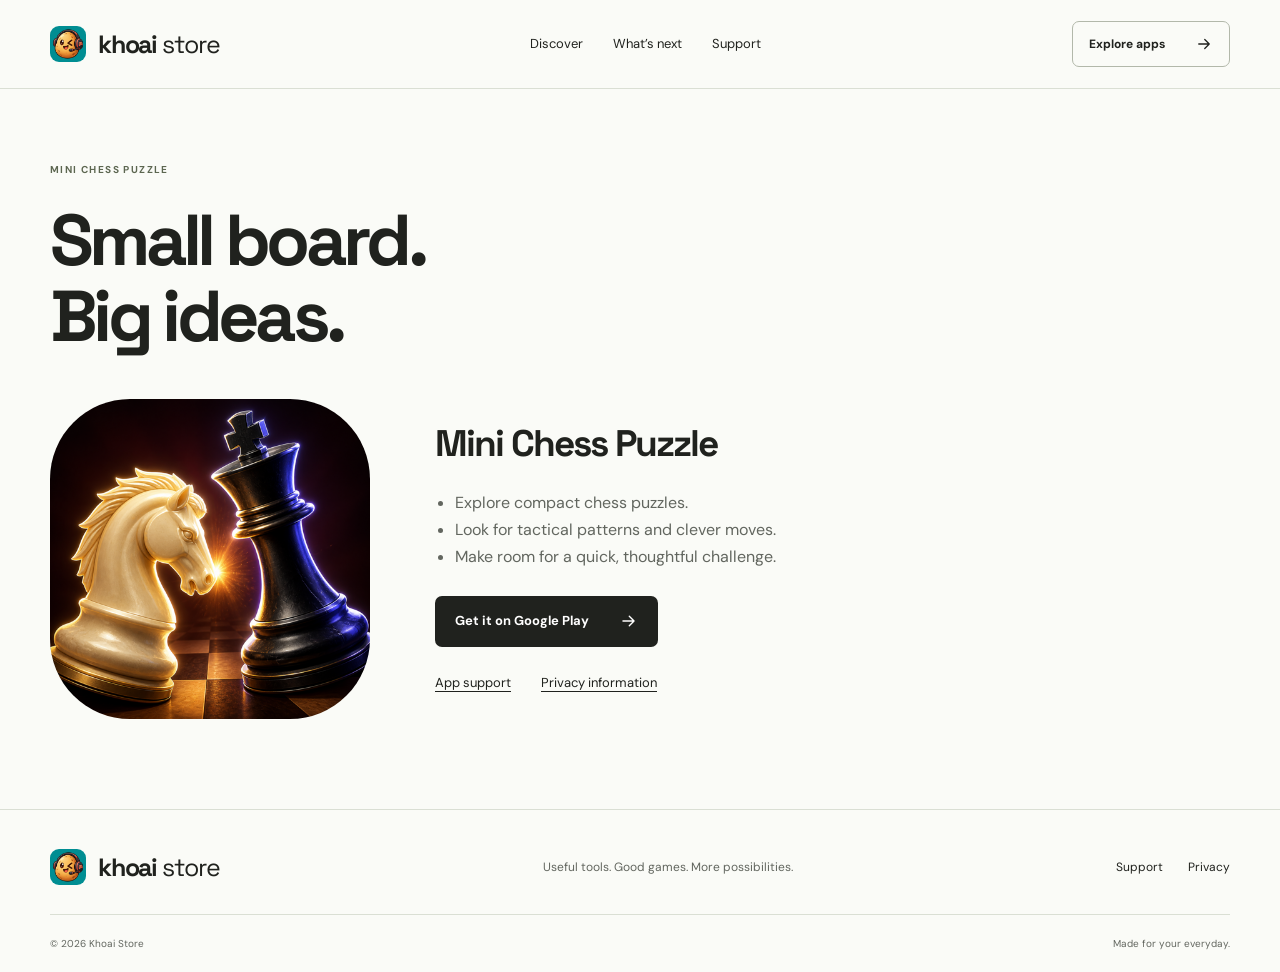
<file: apps/mini-chess-puzzle.html>
<!doctype html><html lang="en"><head><meta charset="utf-8"><meta name="viewport" content="width=device-width,initial-scale=1"><title>Mini Chess Puzzle — Khoai Store</title><link rel="preconnect" href="https://fonts.googleapis.com"><link href="https://fonts.googleapis.com/css2?family=DM+Sans:wght@400;500;600;700&family=Space+Grotesk:wght@400;500;600;700&display=swap" rel="stylesheet"><link rel="stylesheet" href="../store.css"><script src="../store.js" defer></script><meta name="description" content="Discover Mini Chess Puzzle by Khoai Store: compact tactical chess challenges for Android."><meta name="theme-color" content="#fafbf7"><link rel="icon" type="image/png" href="../4888d496-108e-4d5f-9622-6b7479f78114.png"></head><body><header><nav class="shell"><a class="brand" href="../index.html"><img class="brand-logo" src="../4888d496-108e-4d5f-9622-6b7479f78114.png" width="36" height="36" alt="">khoai<span class="brand-light">store</span></a><div class="nav-links"><a href="../index.html#apps">Discover</a><a href="../index.html#next">What’s next</a><a href="../support.html" >Support</a></div><a class="nav-action" href="../index.html#apps">Explore apps <svg viewBox="0 0 24 24" fill="none" stroke="currentColor" stroke-width="1.7" stroke-linecap="round" stroke-linejoin="round" aria-hidden="true"><path d="M5 12h14m-6-6 6 6-6 6"/></svg></a></nav></header><main><section class="page-intro shell"><span class="eyebrow">MINI CHESS PUZZLE</span><h1>Small board.<br>Big ideas.</h1></section><section class="detail shell"><img src="../mini-chess-puzzle-icon.png" alt="Mini Chess Puzzle artwork" width="512" height="512"><div><h2>Mini Chess Puzzle</h2><ul><li>Explore compact chess puzzles.</li><li>Look for tactical patterns and clever moves.</li><li>Make room for a quick, thoughtful challenge.</li></ul><a class="button dark" href="https://play.google.com/store/apps/details?id=com.khoaidev.minichesspuzzle" target="_blank" rel="noopener noreferrer">Get it on Google Play <svg viewBox="0 0 24 24" fill="none" stroke="currentColor" stroke-width="1.7" stroke-linecap="round" stroke-linejoin="round" aria-hidden="true"><path d="M5 12h14m-6-6 6 6-6 6"/></svg></a><div class="detail-links"><a href="../support.html">App support</a><a href="../privacy.html">Privacy information</a></div></div></section></main><footer><div class="shell"><div class="footer-top"><a class="brand" href="../index.html"><img class="brand-logo" src="../4888d496-108e-4d5f-9622-6b7479f78114.png" width="36" height="36" alt="">khoai<span class="brand-light">store</span></a><p>Useful tools. Good games. More possibilities.</p><div><a href="../support.html">Support</a><a href="../privacy.html">Privacy</a></div></div><div class="footer-bottom"><span>© 2026 Khoai Store</span><span>Made for your everyday.</span></div></div></footer></body></html>
</file>
<file: store.css>
:root{--ink:#20221e;--muted:#62665f;--line:#dadfd4;--paper:#fafbf7;--lime:#d6ee78;--purple:#ede8f9}*{box-sizing:border-box}html{scroll-behavior:smooth;scroll-padding-top:100px}body{margin:0;background:var(--paper);color:var(--ink);font:16px/1.7 'DM Sans',sans-serif}h1,h2,h3,p{margin:0}h1,h2,h3,.brand{font-family:'Space Grotesk',sans-serif;letter-spacing:-.05em;line-height:1.05}h1,h2{text-wrap:balance}a{color:inherit}img{display:block;max-width:100%;height:auto}svg{width:24px;height:24px;flex-shrink:0}button,a{touch-action:manipulation}a:focus-visible,button:focus-visible,summary:focus-visible{outline:3px solid #6248ac;outline-offset:5px}a,button{transition:background .18s,color .18s,border-color .18s}button{cursor:pointer;font:inherit}a{text-decoration:none}.shell{width:min(1180px,calc(100% - 64px));margin-inline:auto}.preview-bar{background:var(--ink);color:#e8eadf;text-align:center;font-size:11px;letter-spacing:.03em;padding:7px 15px}.preview-bar span{margin:0 12px}header{background:var(--paper);border-bottom:1px solid var(--line);position:sticky;top:0;z-index:5}nav{height:88px;display:flex;align-items:center;justify-content:space-between;gap:25px}.brand{display:flex;align-items:center;font-weight:700;font-size:25px;gap:5px;white-space:nowrap}.brand-light{font-weight:400}.brand-mark{display:grid;place-items:center;width:36px;height:36px;border-radius:9px;background:var(--lime);margin-right:7px}.brand-mark svg{width:27px;height:27px}.nav-links{display:flex;align-items:center;gap:30px;font-size:13px}.nav-links a{display:inline-flex;align-items:center;min-height:44px}.nav-links a:hover,.text-link:hover{color:#5c427a}.nav-action{display:flex;align-items:center;gap:30px;border:1px solid #b2b8aa;border-radius:7px;padding:10px 16px;min-height:44px;font-size:12px;font-weight:700}.nav-action svg{width:18px}.hero{display:grid;grid-template-columns:1.1fr 1fr;align-items:center;gap:72px;padding-block:65px 75px}.eyebrow{font-size:10px;font-weight:700;letter-spacing:.14em;color:#5c6650}.hero h1{font-size:clamp(65px,6.5vw,92px);margin:24px 0;letter-spacing:-.075em;line-height:.98}.lime-dot{color:#789738}.hero-intro>p{font-size:18px;color:var(--muted);line-height:1.65;margin-bottom:30px}.button{display:inline-flex;align-items:center;justify-content:center;gap:30px;min-height:51px;border-radius:7px;padding:12px 20px;font-size:13px;font-weight:700}.button svg{width:19px}.dark{background:var(--ink);color:white}.dark:hover{background:#46523c}.hero-meta{display:flex;gap:25px;margin-top:38px;color:var(--muted);font-size:9px;letter-spacing:.1em}.hero-composition{display:grid;gap:13px}.creative-tile{background:var(--lime);border-radius:16px;padding:20px 23px}.tile-label{display:flex;justify-content:space-between;align-items:center;font-size:8px;letter-spacing:.12em;font-weight:700}.drawing-demo{position:relative;width:80%;margin:8px auto 0}.drawing-demo>svg{width:100%;height:210px;fill:none;stroke:#354329;stroke-width:3;stroke-linecap:round;stroke-linejoin:round}.drawing-cursor{position:absolute;right:8px;top:70px;border:1px solid #879952;background:#fafbf7;border-radius:8px;padding:8px;transform:rotate(-15deg)}.tile-bottom{display:flex;align-items:center;justify-content:space-between;font-size:12px;font-weight:500}.tile-bottom>a{display:grid;place-items:center;border:1px solid #99ac63;border-radius:50%;width:36px;height:36px}.mini-tiles{display:grid;grid-template-columns:1fr 1fr;gap:13px}.mini-tiles>a{border-radius:14px;padding:19px 20px;min-height:190px;position:relative;overflow:hidden}.chess-tile{background:#e9e7df}.music-tile{background:var(--purple)}.mini-tiles strong{font-family:'Space Grotesk',sans-serif;line-height:1.1;letter-spacing:-.04em;font-size:24px;position:relative;display:block;margin-top:55px}.chess-symbol{position:absolute;right:15px;top:48px;color:#7a7b6b}.chess-symbol svg{width:55px;height:55px;transform:rotate(-18deg)}.music-tile>.wave-art{position:absolute;width:230px;height:110px;right:-15px;top:35px;color:#a497cc;transform:rotate(-14deg)}.catalog{padding-block:40px 85px}.section-head{display:flex;justify-content:space-between;align-items:end;gap:30px}.section-head h2{font-size:45px;margin-top:16px}.section-head>p{font-size:13px;color:var(--muted)}.toolbar{display:flex;justify-content:space-between;align-items:center;margin:30px 0 26px;border-bottom:1px solid var(--line);padding-bottom:17px}.filters{display:flex;gap:7px}.filters button{border:1px solid transparent;background:transparent;padding:10px 17px;border-radius:6px;min-height:44px;font-size:12px}.filters button span{font-size:9px;margin-left:12px;color:var(--muted)}.filters button.selected{border-color:var(--line);background:white}.filters button:hover{background:#eff2e9}#count{font-size:11px;color:var(--muted)}.app-grid{display:grid;grid-template-columns:1fr 1fr;gap:32px}[hidden]{display:none!important}.app-visual{display:grid;grid-template-columns:42% 1fr;gap:35px;align-items:center;padding:32px;border-radius:13px;overflow:hidden;min-height:278px}.app-visual.tools{background:#edf0e1}.app-visual.games{background:#e7eaf3}.app-visual img{aspect-ratio:1;border-radius:24%;object-fit:cover}.app-visual>div>span{font-size:8px;letter-spacing:.1em;font-weight:700;color:var(--muted)}.app-visual strong{display:block;font-family:'Space Grotesk';font-size:34px;line-height:1.05;letter-spacing:-.05em;margin:15px 0 20px}.app-visual svg{width:22px}.app-title{display:flex;gap:12px;align-items:center;justify-content:space-between;margin-top:24px}.app-title h3{font-size:24px}.app-title>span{font-size:10px;color:var(--muted)}.app-card>p{font-size:14px;color:var(--muted);margin:13px 0 12px}.text-link{display:inline-flex;align-items:center;gap:20px;min-height:44px;font-size:12px;font-weight:700}.text-link svg{width:18px}.next{display:grid;grid-template-columns:1fr 1fr;border-radius:18px;overflow:hidden;background:var(--purple)}.next-copy{padding:45px 48px}.pill{display:inline-block;border:1px solid #c6bddc;border-radius:4px;padding:5px 8px;font-size:8px;letter-spacing:.08em;font-weight:700;color:#5c4d80}.next h2{font-size:48px;margin-top:24px}.next-copy>p{font-size:13px;color:#655c78;max-width:340px;margin-top:20px}.next-name{display:flex;align-items:center;gap:12px;margin-top:28px;font-weight:700}.next-name>svg{width:43px;height:43px;border:1px solid #c6bddc;border-radius:10px;padding:8px}.next-name small{display:block;font-size:10px;font-weight:400;color:#655c78}.next-art{position:relative;display:flex;flex-direction:column;justify-content:center;overflow:hidden;border-left:1px solid #d3cae5;padding:35px;background:#e4dbf4;color:#6d569e}.next-art>.wave-art{width:100%;height:240px;transform:rotate(-15deg)}.sound-bars{display:flex;align-items:center;justify-content:center;gap:12px;height:120px}.sound-bars i{display:block;width:9px;border-radius:8px;height:var(--h);background:#a18bbf}.next-art>span{text-align:center;font-size:9px;letter-spacing:.17em;margin-top:18px}.values{padding-block:85px}.values>div{display:grid;grid-template-columns:1fr 1fr;gap:70px;align-items:center;margin-top:17px}.values h2{font-size:48px}.values p{max-width:440px;font-size:15px;color:var(--muted)}.help{background:#e9eedd;border:1px solid #dbe3cc;border-radius:14px;padding:38px 42px;display:flex;align-items:center;justify-content:space-between;gap:30px;margin-bottom:75px}.help h2{font-size:40px;margin:12px 0}.help p{font-size:13px;color:var(--muted)}footer{border-top:1px solid var(--line);padding-top:35px}.footer-top{display:flex;align-items:center;justify-content:space-between;gap:25px}.footer-top>p{font-size:12px;color:var(--muted)}.footer-top>div{display:flex;gap:25px;font-size:12px}.footer-top>div a{min-height:44px;display:flex;align-items:center}.footer-bottom{margin-top:25px;padding-block:20px;border-top:1px solid var(--line);display:flex;justify-content:space-between;font-size:10px;color:var(--muted)}.page-intro{padding-block:65px 45px}.page-intro h1{font-size:72px;margin-top:22px;letter-spacing:-.065em}.page-intro p{color:var(--muted);margin-top:20px}.support-grid{display:grid;grid-template-columns:1.4fr 1fr;gap:65px;align-items:start;padding-bottom:80px}.support-main>h2,.privacy-content>h2{font-size:29px;margin:22px 0}details{border-bottom:1px solid var(--line)}summary{cursor:pointer;min-height:56px;padding:16px 24px 16px 0;font-weight:500;font-size:15px}details p{padding-bottom:20px;font-size:14px;color:var(--muted)}details p a,.privacy-content>p a{text-decoration:underline;text-underline-offset:4px}.contact-card{padding:32px;border:1px solid var(--line);border-radius:14px;background:#eef2e6}.contact-card>svg{width:35px;height:35px;margin-bottom:20px}.contact-card h2{font-size:32px}.contact-card p{font-size:14px;color:var(--muted);margin-top:15px}.email{overflow-wrap:anywhere;word-break:normal;display:block;padding-block:16px;font-size:13px}.contact-card .button{margin-block:10px}.contact-card p.small{font-size:11px}.privacy-content{max-width:850px;padding-bottom:70px}.review-note{display:flex;align-items:start;gap:16px;border:1px solid #d9ca9d;background:#faf1d9;padding:23px;border-radius:10px;margin-bottom:36px}.review-note p{font-size:13px;margin-top:8px;color:#655b3c}.policy-list{display:grid;gap:12px;margin:25px 0 40px}.policy-list>a{display:flex;align-items:center;gap:20px;padding:22px;border:1px solid var(--line);border-radius:12px}.policy-list img{border-radius:15px;width:56px;height:56px;object-fit:cover}.policy-list span{flex:1;min-width:0}.policy-list strong{display:block;font-size:16px}.policy-list small{display:block;color:var(--muted);font-size:12px;margin-top:4px}.privacy-content>p{color:var(--muted);font-size:15px}.policy-body{max-width:800px;padding-bottom:70px}.policy-body h2{font-size:28px;margin:35px 0 15px}.policy-body p{color:var(--muted)}.notice{background:#faf1d9;padding:20px;border:1px solid #d9ca9d;border-radius:10px;font-size:14px}.detail{display:grid;grid-template-columns:320px 1fr;gap:65px;align-items:center;padding-bottom:90px}.detail>img{border-radius:25%;width:320px}.detail h2{font-size:37px}.detail ul{padding-left:20px;color:var(--muted);margin:25px 0}.detail-links{display:flex;gap:30px;font-size:13px;margin-top:25px;text-decoration:underline;text-underline-offset:4px}
@media(max-width:950px){.hero{gap:35px}.hero h1{font-size:73px}.app-visual{padding:25px;gap:22px;min-height:240px}.app-visual strong{font-size:29px}.next-copy{padding:35px}.next h2{font-size:40px}.support-grid{gap:30px}.footer-top>p{display:none}}
@media(max-width:680px){.shell{width:calc(100% - 36px)}.preview-bar{font-size:9px;padding-block:6px}nav{height:70px;gap:15px}.brand{font-size:22px}.brand-mark{width:30px;height:30px}.brand-mark svg{width:23px;height:23px}.nav-action{display:none}.nav-links{gap:14px;font-size:11px}.nav-links a:nth-child(2){display:none}.hero{grid-template-columns:1fr;gap:35px;padding-block:44px}.hero h1{font-size:72px}.hero-intro>p{font-size:17px}.hero-meta{margin-top:28px;font-size:8px;gap:18px}.hero-composition{max-width:470px;width:100%}.drawing-demo>svg{height:185px}.mini-tiles>a{padding:16px;min-height:175px}.mini-tiles strong{font-size:23px}.catalog{padding-block:30px 55px}.section-head{display:block}.section-head h2{font-size:37px}.section-head>p{margin-top:18px}.toolbar{margin-top:24px}.filters button{padding:9px 12px;font-size:11px}.filters button span{margin-left:6px}.app-grid{grid-template-columns:1fr;gap:32px}.app-visual{min-height:245px;padding:26px;gap:25px}.app-visual strong{font-size:31px}.app-title h3{font-size:23px}.next{grid-template-columns:1fr}.next-copy{padding:32px 25px}.next h2{font-size:42px}.next-art{border-left:0;border-top:1px solid #d3cae5;padding:22px}.next-art>.wave-art{height:155px}.sound-bars{height:90px;transform:scale(.8)}.values{padding-block:55px}.values>div{grid-template-columns:1fr;gap:25px}.values h2{font-size:42px}.help{padding:28px;display:block;margin-bottom:50px}.help h2{font-size:36px}.help .button{margin-top:23px}.footer-top{flex-wrap:wrap;gap:20px}.footer-top>div{gap:20px}.footer-bottom{font-size:9px;gap:15px}.page-intro{padding-block:45px 30px}.page-intro h1{font-size:52px}.page-intro>p{font-size:15px}.support-grid{grid-template-columns:1fr;gap:35px;padding-bottom:55px}.contact-card{padding:25px}.policy-list>a{padding:17px;gap:13px}.policy-list small{font-size:11px}.policy-list strong{font-size:14px}.review-note{padding:18px;gap:12px}.review-note strong{font-size:14px}.detail{grid-template-columns:1fr;gap:30px;padding-bottom:60px}.detail>img{width:190px}.detail h2{font-size:33px}}
@media(prefers-reduced-motion:reduce){html{scroll-behavior:auto}*,*::before,*::after{transition:none!important;animation:none!important}}
/* AR Drawing product story */
.ar-hero{display:grid;grid-template-columns:1.1fr 1fr;gap:70px;align-items:center;padding-block:45px 55px}.ar-back{display:inline-flex;min-height:44px;align-items:center;font-size:12px;color:var(--muted);margin-bottom:22px}.ar-app-heading{display:flex;gap:14px;align-items:center;margin-bottom:22px}.ar-app-heading img{border-radius:15px;width:56px;height:56px}.ar-platform{display:block;color:var(--muted);font-size:9px;letter-spacing:.08em;margin-top:6px}.ar-hero h1{font-size:clamp(52px,5.3vw,76px);letter-spacing:-.065em}.ar-hero>div>p{font-size:17px;color:var(--muted);max-width:440px;margin-top:22px;line-height:1.7}.ar-actions{display:flex;align-items:center;gap:22px;flex-wrap:wrap;margin-top:28px}.ar-hero-tags{display:flex;gap:9px;flex-wrap:wrap;margin-top:25px}.ar-hero-tags span{border:1px solid var(--line);border-radius:5px;padding:5px 9px;font-size:10px}.ar-hero-image{margin:0;background:var(--lime);border-radius:16px;overflow:hidden}.ar-hero-image>img{width:100%;height:355px;object-fit:cover;object-position:center 51%}.ar-hero-image figcaption{padding:24px 30px}.ar-hero-image figcaption>span{font-size:8px;letter-spacing:.1em;font-weight:700}.ar-hero-image strong{display:block;font:500 30px/1.12 'Space Grotesk';letter-spacing:-.04em;margin-top:12px}.ar-section-nav{display:flex;gap:30px;flex-wrap:wrap;border-block:1px solid var(--line);padding-block:11px}.ar-section-nav a{display:flex;align-items:center;min-height:44px;font-size:12px}.ar-section-nav a:hover{color:#6248ac}.ar-section{padding-block:65px}.ar-section .section-head h2,.ar-lessons .section-head h2{font-size:40px}.ar-modes{display:grid;grid-template-columns:1fr 1fr;gap:25px;margin-top:32px}.ar-mode{border:1px solid var(--line);border-radius:15px;overflow:hidden}.ar-mode-image{position:relative;background:#e7eadc}.ar-mode-image>img{height:330px;width:100%;object-fit:cover;object-position:center 53%}.ar-mode-image>span{position:absolute;left:17px;top:17px;background:var(--paper);border:1px solid var(--line);border-radius:5px;padding:6px 10px;font-size:9px;letter-spacing:.08em;font-weight:700}.ar-mode-copy{padding:27px 29px}.ar-mode h3{font-size:28px}.ar-mode p{font-size:15px;color:var(--muted);margin-top:15px}.ar-mode ul{padding-left:18px;font-size:13px;color:var(--muted);margin:18px 0}.ar-mode li{margin-bottom:7px}.ar-tip{display:block;border-top:1px solid var(--line);padding-top:15px;font-size:12px;color:#586344}.ar-lessons{padding-block:60px;background:#eef1e6;border-block:1px solid var(--line)}.ar-lesson-grid{display:grid;grid-template-columns:repeat(3,1fr);gap:24px;margin-top:30px}.ar-lesson-grid figure{margin:0;background:var(--paper);border:1px solid var(--line);border-radius:12px;overflow:hidden}.ar-lesson-grid img{width:100%;aspect-ratio:1.35;object-fit:contain;padding:18px}.ar-lesson-grid figcaption{padding:16px 19px;display:flex;justify-content:space-between;gap:12px;border-top:1px solid var(--line);align-items:center;font-size:13px}.ar-lesson-grid figcaption span{font-size:10px;color:var(--muted)}.ar-lesson-note{display:grid;grid-template-columns:1fr 2fr;gap:30px;border-top:1px solid #d4dac8;padding-top:24px;margin-top:28px}.ar-lesson-note strong{font:500 23px/1.15 'Space Grotesk';letter-spacing:-.04em}.ar-lesson-note p{font-size:14px;color:var(--muted)}.ar-feature-grid{display:grid;grid-template-columns:repeat(3,1fr);gap:24px;margin-top:32px}.ar-feature-grid article{border:1px solid var(--line);border-radius:12px;padding:26px}.ar-feature-icon{display:flex;align-items:center;justify-content:space-between;margin-bottom:27px}.ar-feature-icon>svg{width:36px;height:36px;padding:6px;background:var(--purple);border-radius:7px}.ar-feature-icon>span{font-size:10px;color:var(--muted)}.ar-feature-grid h3{font-size:23px;line-height:1.15}.ar-feature-grid p{font-size:14px;color:var(--muted);margin-top:14px}.ar-start{display:grid;grid-template-columns:1fr 1fr;gap:60px;padding:40px;background:var(--purple);border-radius:15px}.ar-start h2{font-size:40px;margin:20px 0}.ar-start>div>p{font-size:14px;color:var(--muted)}.ar-start ol{list-style:none;padding:0;margin:0;display:grid;gap:25px}.ar-start li{display:flex;gap:18px}.ar-start li>span{font-size:10px;color:#65537d;padding-top:3px}.ar-start h3{font-size:21px}.ar-start li p{font-size:14px;color:var(--muted);margin-top:9px}.ar-faq{display:grid;grid-template-columns:1fr 1.4fr;gap:70px}.ar-faq h2{font-size:42px;margin:18px 0}.ar-faq summary{font-size:15px}.ar-download{margin-top:5px}.ar-faq details p a{text-decoration:underline;text-underline-offset:4px}
@media(max-width:950px){.ar-hero{gap:35px}.ar-hero h1{font-size:58px}.ar-hero-image>img{height:300px}.ar-hero-image figcaption{padding:20px}.ar-hero-image strong{font-size:26px}.ar-lesson-grid figcaption{display:block}.ar-lesson-grid figcaption span{display:block;margin-top:5px}.ar-feature-grid{gap:15px}.ar-feature-grid article{padding:21px}.ar-start{gap:35px}}
@media(max-width:680px){.ar-hero{grid-template-columns:1fr;gap:30px;padding-block:25px 35px}.ar-back{margin-bottom:15px}.ar-hero h1{font-size:55px}.ar-hero>div>p{font-size:16px}.ar-hero-image>img{height:300px}.ar-hero-image figcaption{padding:23px}.ar-hero-image strong{font-size:29px}.ar-section-nav{gap:0 22px;padding-block:7px}.ar-section-nav a{font-size:11px}.ar-section{padding-block:45px}.ar-section .section-head h2,.ar-lessons .section-head h2{font-size:34px}.ar-modes{grid-template-columns:1fr;gap:23px;margin-top:25px}.ar-mode-image>img{height:300px}.ar-mode-copy{padding:24px}.ar-mode h3{font-size:26px}.ar-lessons{padding-block:45px}.ar-lesson-grid{gap:12px;grid-template-columns:1fr}.ar-lesson-grid figure{display:grid;grid-template-columns:110px 1fr;align-items:center}.ar-lesson-grid img{aspect-ratio:1;padding:10px}.ar-lesson-grid figcaption{border-top:0;padding:17px}.ar-lesson-note{grid-template-columns:1fr;gap:14px}.ar-feature-grid{grid-template-columns:1fr;gap:16px;margin-top:25px}.ar-feature-grid article{padding:25px}.ar-feature-icon{margin-bottom:18px}.ar-start{grid-template-columns:1fr;padding:27px;gap:28px}.ar-start h2{font-size:33px}.ar-faq{grid-template-columns:1fr;gap:15px}.ar-faq h2{font-size:35px}.ar-download .button{width:100%;font-size:12px;gap:15px}.ar-actions .button{font-size:12px;gap:16px}}
/* Learning, reference library, and personal collection */
.studio-lessons{background:#eef1e6;border-block:1px solid var(--line);padding-block:64px}.studio-lessons h2,.studio-templates h2{font-size:43px}.studio-lesson-demo{display:grid;grid-template-columns:1fr 1.1fr;margin-top:32px;background:var(--paper);border:1px solid #d4dccc;border-radius:16px;overflow:hidden}.studio-demo-copy{padding:38px}.studio-tag{font-size:10px;letter-spacing:.1em;color:#5c6650;font-weight:700}.studio-demo-copy h3{font-size:36px;margin:20px 0}.studio-demo-copy>p{font-size:15px;color:var(--muted)}.studio-demo-meta{display:flex;gap:9px;flex-wrap:wrap;margin-top:20px}.studio-demo-meta span{font-size:11px;border:1px solid var(--line);padding:4px 10px;border-radius:4px}.studio-demo-buttons{display:flex;align-items:center;gap:18px;margin-top:27px}.studio-demo-buttons button{width:44px;height:44px;border-radius:50%;border:1px solid #bdc8b0;background:white;color:var(--ink);font-size:21px}.studio-demo-buttons button:hover:not(:disabled){background:var(--lime)}.studio-demo-buttons button:disabled{opacity:.4;cursor:default}.studio-demo-buttons>span{font-size:13px;font-weight:500;min-width:85px;text-align:center}.studio-range-label{display:block;font-size:12px;color:var(--muted);margin-top:20px}#lesson-step{display:block;accent-color:#536c30;width:100%;height:44px;cursor:pointer;margin:0}.studio-demo-art{margin:0;border-left:1px solid var(--line);padding:25px;background:#fff;display:flex;flex-direction:column;justify-content:center;align-items:center;min-width:0}.studio-demo-art img{width:100%;max-height:380px;aspect-ratio:1;object-fit:contain}.studio-demo-art figcaption{font-size:11px;color:var(--muted);padding-top:15px}.studio-shelf-heading{display:flex;align-items:center;justify-content:space-between;gap:20px;margin:36px 0 20px}.studio-shelf-heading h3{font-size:26px}.studio-shelf-heading>span{font-size:11px;color:var(--muted)}.studio-lesson-shelf{display:grid;grid-template-columns:repeat(3,1fr);gap:18px}.studio-lesson-shelf>article{border:1px solid #d7decd;border-radius:12px;background:var(--paper);overflow:hidden;min-width:0}.studio-lesson-shelf img{width:100%;aspect-ratio:1.5;object-fit:contain;background:white;padding:13px}.studio-lesson-shelf article>div{padding:15px 19px 18px;border-top:1px solid var(--line);position:relative}.studio-lesson-shelf article>div>span{font-size:10px;color:var(--muted)}.studio-lesson-shelf h4{font-family:'Space Grotesk';font-size:19px;letter-spacing:-.035em;line-height:1.2;margin:6px 0 12px;padding-right:20px}.studio-lesson-shelf small{display:inline-block;border:1px solid #cfdbc3;border-radius:4px;padding:2px 8px;font-size:10px;color:#4c633c;background:#eef4e6}.studio-lesson-shelf small.level-medium{background:#f5efdf;color:#786037;border-color:#e6d8b5}.studio-lesson-shelf small.level-hard{background:#f1e8f7;color:#755585;border-color:#dfcfe9}.studio-content-note{font-size:12px;color:var(--muted);margin-top:22px}.studio-template-toolbar{display:flex;align-items:center;justify-content:space-between;gap:15px;border-bottom:1px solid var(--line);padding-bottom:18px;margin:30px 0 25px}.studio-filters{display:flex;flex-wrap:wrap;gap:8px}.studio-filters button{border:1px solid transparent;border-radius:6px;background:transparent;min-height:44px;font-size:12px;padding:10px 14px}.studio-filters button.active{border-color:#b3c39b;background:#edf2e5}.studio-filters button:hover{background:#e9eede}#template-count{font-size:12px;color:var(--muted);white-space:nowrap}.studio-template-grid{display:grid;grid-template-columns:repeat(3,1fr);gap:28px 23px}.studio-template-grid>article{min-width:0}.studio-template-art{border:1px solid var(--line);background:white;border-radius:12px;padding:20px}.studio-template-art img{width:100%;aspect-ratio:1.3;object-fit:contain}.studio-template-grid h3{font-size:23px;margin-top:16px}.studio-template-grid p{font-size:13px;color:var(--muted);margin-top:8px}.studio-import{display:flex;gap:22px;align-items:center;padding:25px;border:1px solid #d4cce3;background:#f1edf8;border-radius:12px;margin-top:32px}.studio-import-icon{width:48px;height:48px;display:grid;place-items:center;border:1px solid #d4cce3;border-radius:10px;flex-shrink:0}.studio-import h3{font-size:24px}.studio-import p{font-size:13px;color:var(--muted);max-width:540px;margin-top:8px}.studio-import>span{font-size:9px;letter-spacing:.08em;margin-left:auto;white-space:nowrap;color:#6b5c7e}.studio-library{background:#ece8f4;border-block:1px solid #ddd5e9;padding-block:65px}.studio-library-grid{display:grid;grid-template-columns:1.1fr 1fr;gap:75px;align-items:center}.studio-library h2{font-size:46px;margin-top:20px}.studio-library-grid>div>p{font-size:15px;max-width:460px;margin-top:20px;color:var(--muted)}.studio-library-benefits{list-style:none;padding:0;margin:27px 0 0;display:grid;gap:20px}.studio-library-benefits li{display:flex;align-items:start;gap:17px}.studio-library-benefits li>span{font-size:10px;padding-top:3px;color:#766284}.studio-library-benefits h3{font-size:22px}.studio-library-benefits p{font-size:14px;color:var(--muted);max-width:395px;margin-top:7px}.studio-library-grid>div>p.studio-content-note{font-size:11px}.studio-library-demo{padding:27px;border:1px solid #d3c8e2;border-radius:16px;background:var(--paper);min-width:0}.studio-library-top{display:flex;justify-content:space-between;align-items:center;gap:12px}.studio-library-top>span:first-child{font-size:9px;letter-spacing:.13em;font-weight:700}.studio-library-top>span:last-child{font-size:9px;border:1px solid var(--line);border-radius:4px;padding:4px 7px;color:var(--muted)}.studio-library-demo>h3{font-size:28px;line-height:1.12;margin-top:22px}.studio-library-tabs{display:flex;gap:10px;border-bottom:1px solid var(--line);margin-top:25px;padding-bottom:12px}.studio-library-tabs button{min-height:44px;font-size:13px;padding:9px 15px;border:1px solid transparent;border-radius:6px;background:transparent}.studio-library-tabs button[aria-selected=true]{background:#e7dfef;border-color:#d4c6e2}.studio-library-images{display:grid;grid-template-columns:1fr 1fr;gap:12px;margin-top:19px}.studio-library-images img{background:white;border:1px solid var(--line);border-radius:9px;padding:12px;aspect-ratio:1.15;object-fit:contain;width:100%}.studio-library-demo [role=tabpanel]>p{font-size:14px;margin-top:19px;color:var(--muted)}.studio-library-demo [role=tabpanel] small{font-size:10px;display:block}.studio-album-example{margin:19px 0 0}.studio-album-example img{width:100%;height:270px;object-fit:cover;object-position:center 52%;border-radius:9px}.studio-album-example figcaption{font-size:14px;margin-top:17px}.studio-album-example small{color:var(--muted);margin-top:6px}
@media(max-width:950px){.studio-demo-copy{padding:28px}.studio-demo-copy h3{font-size:31px}.studio-library-grid{gap:35px}.studio-library h2{font-size:39px}.studio-import>span{display:none}.studio-lesson-shelf h4{font-size:18px}.studio-library-demo{padding:22px}}
@media(max-width:680px){.studio-lessons,.studio-library{padding-block:45px}.studio-lessons h2,.studio-templates h2{font-size:35px}.studio-lesson-demo{grid-template-columns:1fr;margin-top:25px}.studio-demo-copy{padding:25px}.studio-demo-copy h3{font-size:33px}.studio-demo-art{border-left:0;border-top:1px solid var(--line);padding:20px}.studio-demo-art img{max-height:280px}.studio-shelf-heading{display:block;margin-top:27px}.studio-shelf-heading h3{font-size:25px;margin-bottom:10px}.studio-lesson-shelf{grid-template-columns:1fr 1fr;gap:12px}.studio-lesson-shelf article>div{padding:12px}.studio-lesson-shelf h4{font-size:17px;padding-right:0}.studio-lesson-shelf img{aspect-ratio:1.1;padding:10px}.studio-lesson-shelf article>div>span{font-size:9px}.studio-template-toolbar{align-items:start;gap:8px;flex-direction:column}.studio-filters{gap:4px}.studio-filters button{font-size:11px;padding:9px 11px}.studio-template-grid{grid-template-columns:1fr 1fr;gap:22px 13px}.studio-template-art{padding:10px}.studio-template-art img{aspect-ratio:1}.studio-template-grid h3{font-size:20px}.studio-template-grid p{font-size:12px}.studio-import{align-items:start;padding:20px;gap:14px}.studio-import h3{font-size:22px}.studio-import-icon{width:37px;height:37px}.studio-import-icon svg{width:21px;height:21px}.studio-library-grid{grid-template-columns:1fr;gap:30px}.studio-library h2{font-size:39px}.studio-library-demo{padding:24px}.studio-library-demo>h3{font-size:28px}.studio-library-images img{aspect-ratio:1}.studio-content-note{font-size:11px}}

.brand-logo{width:36px;height:36px;object-fit:contain;border-radius:9px;margin-right:7px;flex-shrink:0}
@media(max-width:680px){.brand-logo{width:30px;height:30px}}
/* Give each section its own visual story; reserve setup photos for drawing modes. */
.ar-studio-visual{align-self:center;min-width:0;padding:21px 0 0}.ar-studio-topline{display:flex;align-items:center;justify-content:space-between;gap:18px;padding-bottom:19px;border-bottom:1px solid var(--line)}.ar-studio-topline>span:first-child{font-size:9px;font-weight:700;letter-spacing:.12em}.ar-studio-indicator{font-size:10px;color:var(--muted)}.ar-studio-art{position:relative;display:grid;place-items:center;padding:24px 16px 15px;isolation:isolate}.ar-studio-circle{position:absolute;width:77%;aspect-ratio:1;background:#eef0df;border-radius:50%;z-index:-1}.ar-studio-art>img{width:100%;max-width:410px;height:350px;object-fit:contain}.ar-studio-shortcuts{display:grid;grid-template-columns:repeat(3,1fr);border-top:1px solid var(--line);padding-top:18px;gap:15px}.ar-studio-shortcuts a{display:flex;flex-direction:column;align-items:flex-start;min-height:88px}.ar-studio-shortcuts a>span{font-size:9px;color:#77816c;margin-bottom:8px}.ar-studio-shortcuts strong{font:500 23px/1.1 'Space Grotesk';letter-spacing:-.04em}.ar-studio-shortcuts small{font-size:10px;color:var(--muted);margin-top:7px}.ar-studio-shortcuts a:hover strong{color:#5c427a}.studio-album-preview{display:flex;flex-direction:column;justify-content:center;align-items:center;min-height:365px;padding:27px 17px;text-align:center;background:#f3eff7;border:1px dashed #c8b9d4;border-radius:12px;margin-top:19px}.studio-album-folder{width:170px;height:145px}.studio-album-folder svg{width:100%;height:100%}.studio-album-preview h4{font:500 24px/1.15 'Space Grotesk';letter-spacing:-.035em;margin:19px 0 12px}.studio-album-preview p{font-size:14px;color:var(--muted)}.studio-album-preview>span{font-size:9px;color:#776a80;margin-top:25px;max-width:240px}
@media(max-width:950px){.ar-studio-indicator{display:none}.ar-studio-art>img{height:310px}.ar-studio-shortcuts{gap:10px}.ar-studio-shortcuts small{font-size:9px}}
@media(max-width:680px){.ar-studio-visual{padding-top:0}.ar-studio-indicator{display:block;font-size:9px}.ar-studio-art{padding:18px 12px 20px}.ar-studio-art>img{height:290px;max-width:340px}.ar-studio-shortcuts{padding-top:17px}.ar-studio-shortcuts strong{font-size:23px}.ar-studio-shortcuts small{font-size:10px}.studio-album-preview{min-height:330px;padding:25px 14px}.studio-album-preview h4{font-size:23px}}
</file>
